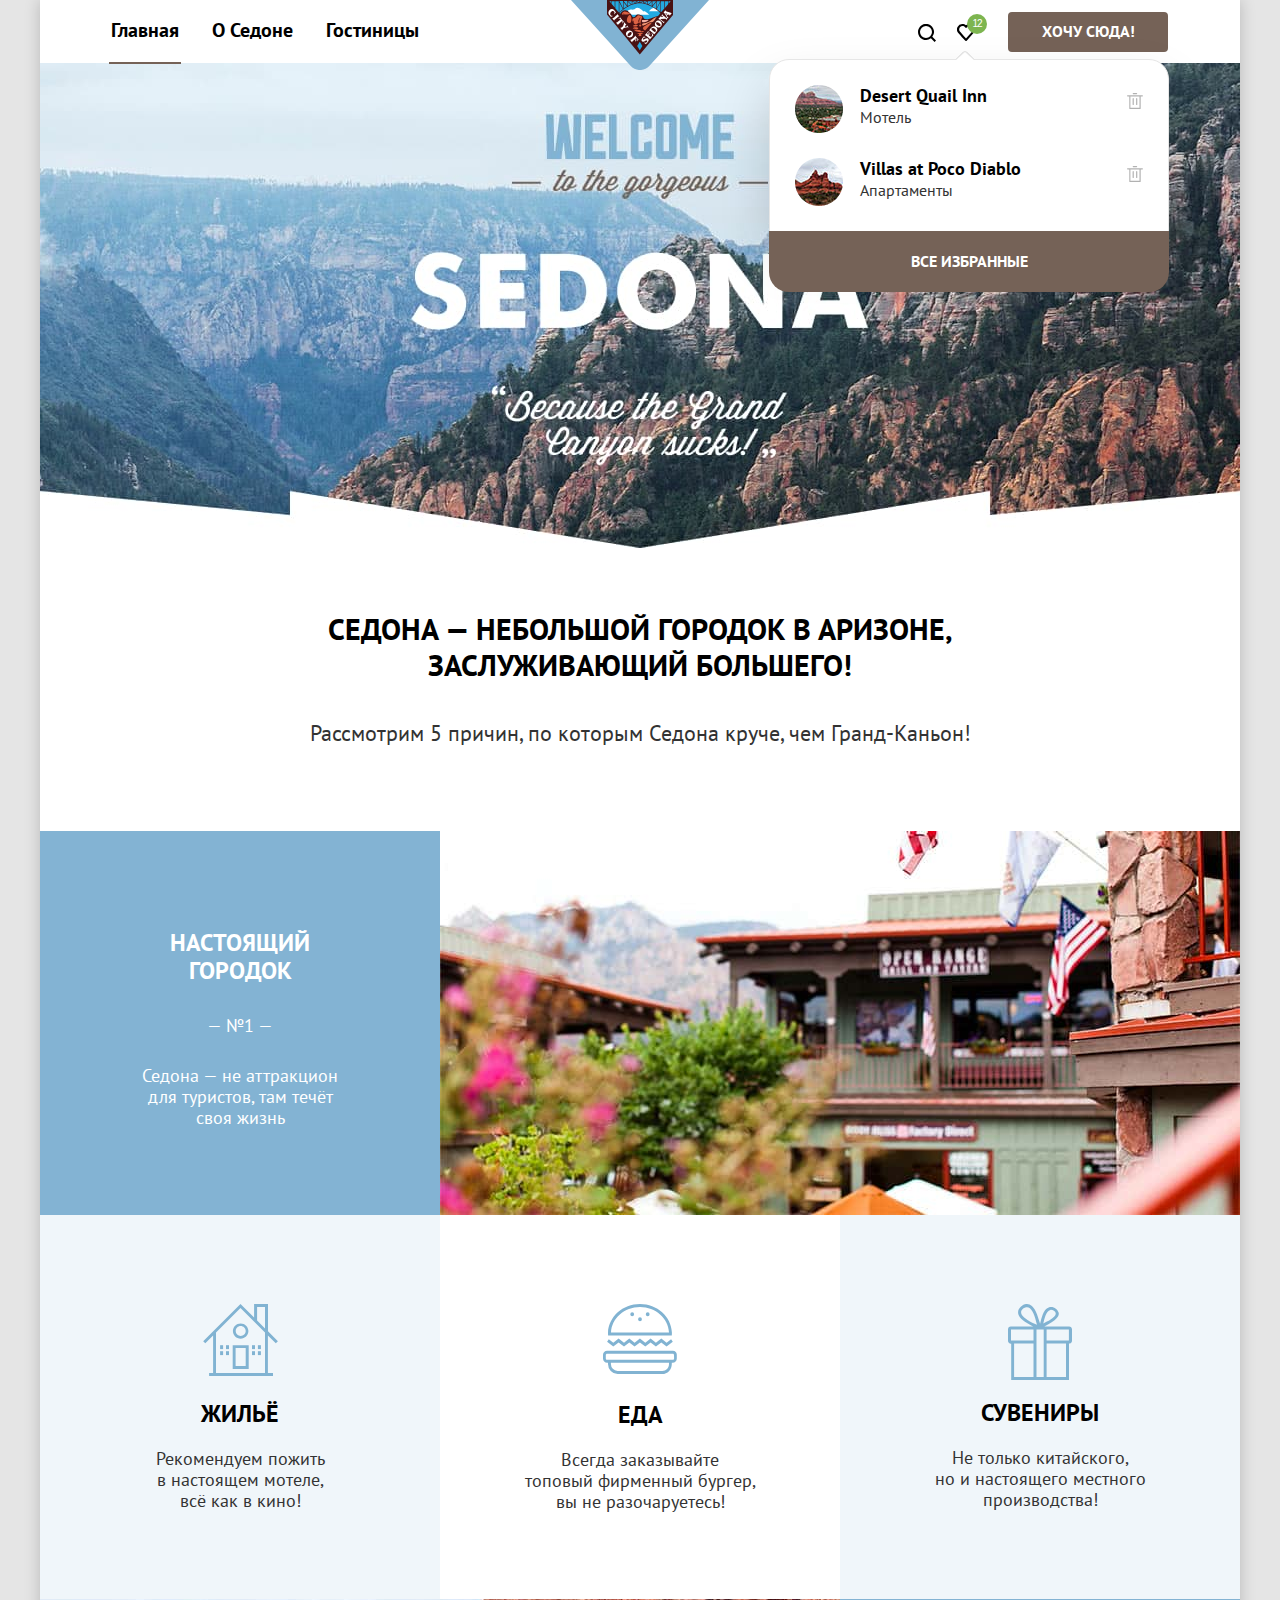
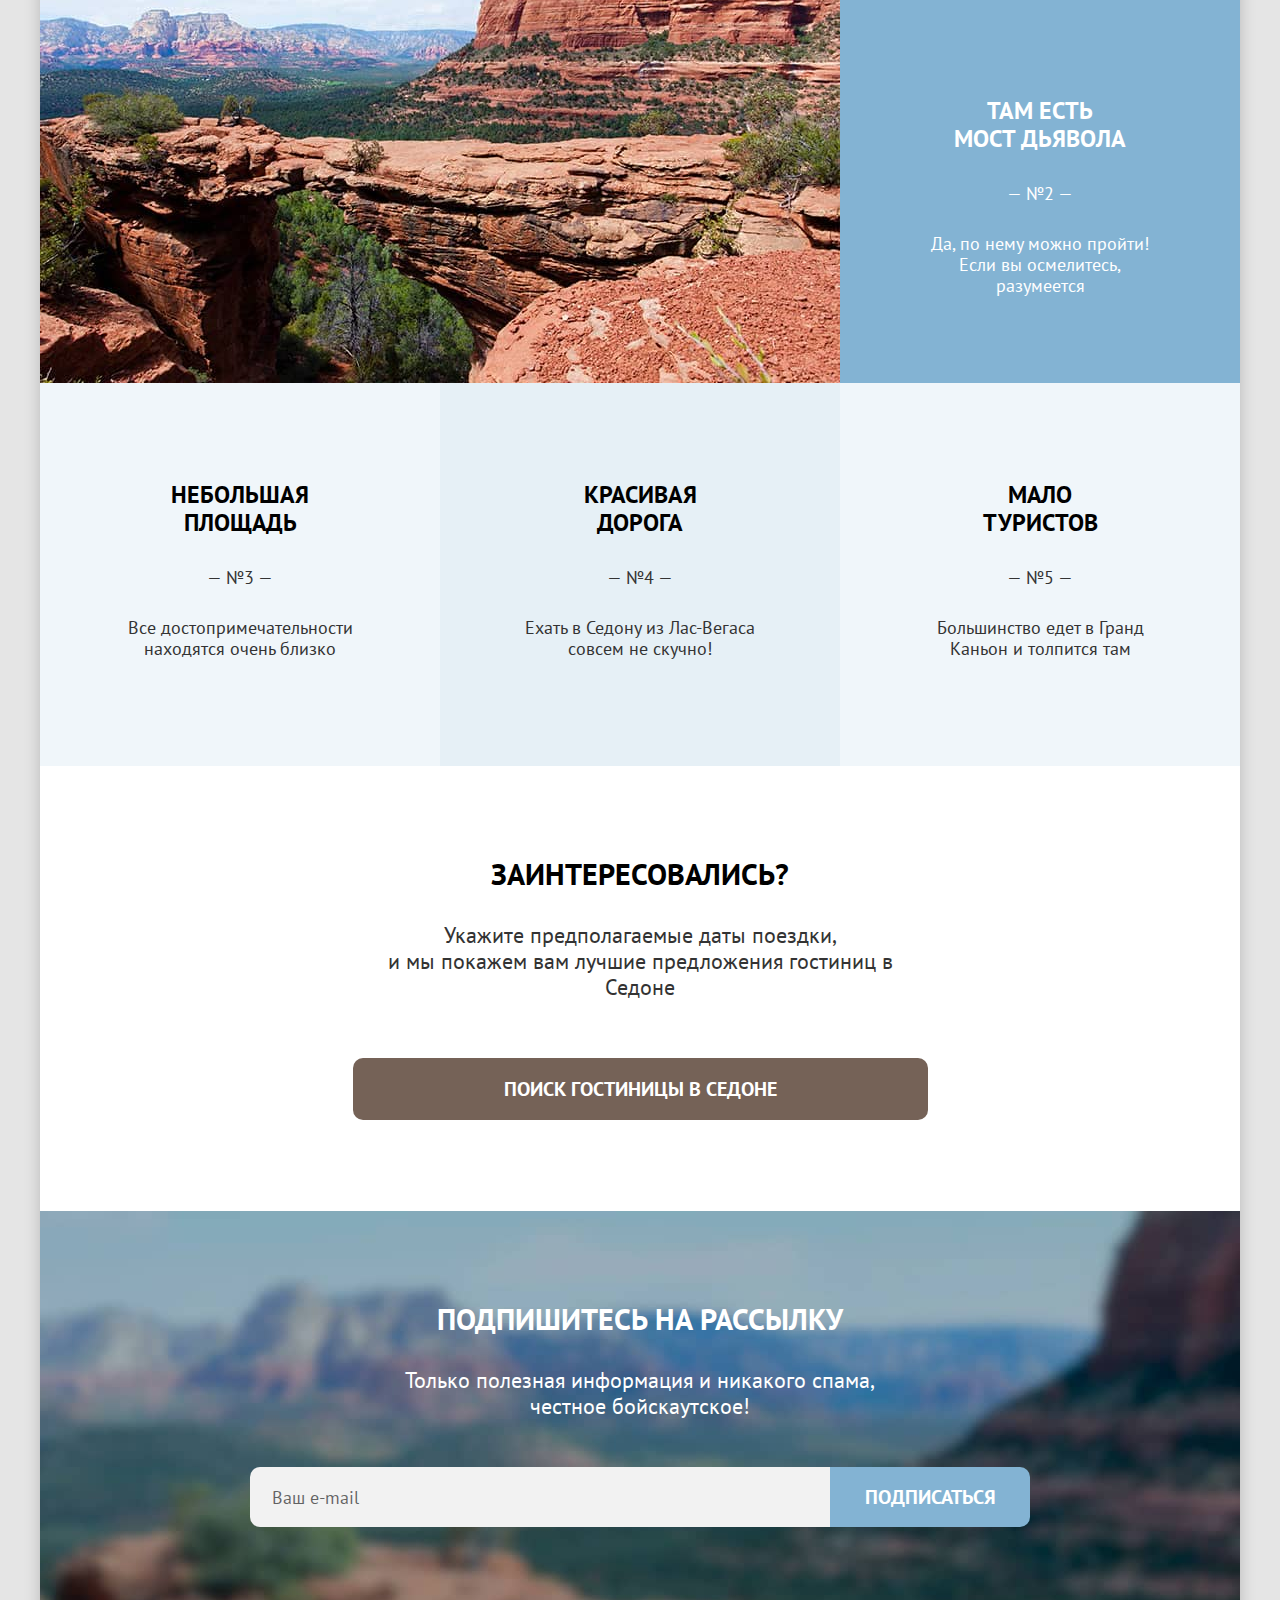
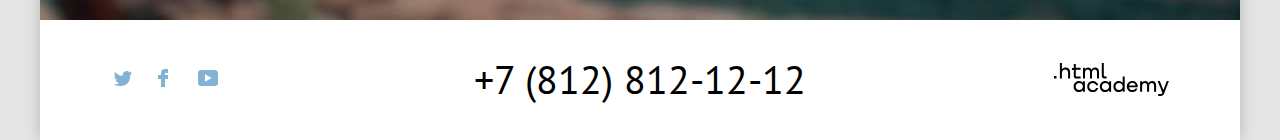
<file: index.html>
<!DOCTYPE html>
<html lang="ru">
  <head>
    <meta charset="utf-8">
    <title>HTML Academy: Седона</title>
    <link rel="stylesheet" href="styles/styles.css">
    <link rel="icon" href="favicon.ico">
  </head>
  <body>
    <div class="shadow">
      <header class="page-header">
        <nav class="navigation">
          <ul class="navigation-list">
            <li class="navigation-item">
              <a class="navigation-link navigation-link-current">Главная</a>
            </li>
            <li class="navigation-item">
              <a class="navigation-link" href="about.html">О Седоне</a>
            </li>
            <li class="navigation-item">
              <a class="navigation-link" href="catalog.html">Гостиницы</a>
            </li>
          </ul>
          <a class="logo">
            <img class="logo-image" src="img/icons/logo-image-sedona.svg" width="138" height="70" alt="Логотип сайта «Седона».">
          </a>
          <ul class="navigation-list navigation-user">
            <li class="navigation-item">
              <a class="navigation-link" href="#">
                <svg class="navigation-icon" aria-hidden="true" focusable="false" width="18" height="18" xmlns="http://www.w3.org/2000/svg" role="img" aria-label="Поиск.">
                  <path fill-rule="evenodd" clip-rule="evenodd" d="m18 16.5-3.7-3.7A8 8 0 0 0 8-.1C3.6-.1 0 3.6 0 8a8 8 0 0 0 12.9 6.3l3.7 3.7 1.4-1.5ZM8 14a6 6 0 0 1-6-6 6 6 0 0 1 6-6 6 6 0 0 1 6 6 6 6 0 0 1-6 6Z"/>
                </svg>
                <span class="visually-hidden">Поиск</span>
              </a>
            </li>
            <li class="navigation-item">
              <a class="navigation-link" href="#">
                <svg class="navigation-icon" aria-hidden="true" focusable="false" width="18" height="17" xmlns="http://www.w3.org/2000/svg" role="img" aria-label="Избранное.">
                  <path fill-rule="evenodd" clip-rule="evenodd" d="M8.9 17a.9.9 0 0 1-.8-.4c-5.4-6.1-6.7-7.5-7-7.9A5.4 5.4 0 0 1 5.5 0C6.8 0 8 .5 9 1.3a5.46 5.46 0 0 1 9 4.1c0 1.3-.5 2.5-1.3 3.4l-7 7.9c-.2.2-.4.3-.8.3Zm-6-9.5c.3.4 3.5 4 6.1 6.9l6.2-7c.5-.5.7-1.2.7-2 0-1.8-1.5-3.3-3.3-3.3-1 0-2 .5-2.7 1.3-.3.3-.6.4-.9.4-.3 0-.6-.2-.8-.4-.7-.8-1.7-1.3-2.7-1.3-1.8 0-3.3 1.5-3.3 3.3-.1.9.3 1.6.7 2.1-.1 0-.1 0 0 0Z"/>
                </svg>
                <span class="visually-hidden">Избранное</span>
              </a>
              <button class="popover-close-button" type="button">
                12
                <span class="visually-hidden">Закрыть</span>
              </button>
              <div class="popover-favorites popover-open">
                <div class="popover-content">
                  <h2 class="visually-hidden">Все избранные</h2>
                  <ul class="favorites-items-list">
                    <li class="favorites-item">
                      <a class="favorites-item-link" href="#">
                        <img class="favorites-item-image" src="img/hotels-desert-quai-inn-small.png" width="48" height="48" alt="Мотель Desert Quail Inn.">
                        <div class="favorites-item-container">
                          <h3 class="favorites-item-title">Desert Quail Inn</h3>
                          <span class="favorites-item-type">Мотель</span>
                        </div>
                      </a>
                      <button class="favorites-item-button" type="button">
                        <svg class="favorites-item-delete" width="16" height="16" fill="#fff" xmlns="http://www.w3.org/2000/svg" role="img" aria-label="Удалить из избранного.">
                          <path fill-rule="evenodd" clip-rule="evenodd" d="M15.3 2.3H13.1H2.8H0.6C0.3 2.3 0 2.5 0 2.8C0 3.1 0.3 3.4 0.6 3.4H2.3V15.4C2.3 15.7 2.6 16 2.9 16H13.1C13.4 16 13.7 15.7 13.7 15.4V3.4H15.4C15.7 3.4 16 3.1 16 2.8C16 2.5 15.6 2.3 15.3 2.3ZM12.5 14.8H3.4V3.4H12.5V14.8Z" />
                          <path fill-rule="evenodd" clip-rule="evenodd" d="M6.19995 1.2H9.59995C9.89995 1.2 10.2 0.9 10.2 0.6C10.2 0.3 9.99995 0 9.69995 0H6.19995C5.89995 0 5.69995 0.3 5.69995 0.6C5.69995 0.9 5.89995 1.2 6.19995 1.2Z" />
                          <path fill-rule="evenodd" clip-rule="evenodd" d="M6.2001 12C6.5001 12 6.8001 11.7 6.8001 11.4V5.7C6.8001 5.4 6.5001 5.1 6.2001 5.1C5.9001 5.1 5.6001 5.4 5.6001 5.7V11.4C5.7001 11.7 5.9001 12 6.2001 12Z" />
                          <path fill-rule="evenodd" clip-rule="evenodd" d="M9.7001 12C10.0001 12 10.3001 11.7 10.3001 11.4V5.7C10.3001 5.4 10.0001 5.1 9.7001 5.1C9.4001 5.1 9.1001 5.5 9.1001 5.7V11.4C9.1001 11.7 9.3001 12 9.7001 12Z" />
                        </svg>
                        <span class="visually-hidden">Удалить из избранного</span>
                      </button>
                    </li>
                    <li class="favorites-item">
                      <a class="favorites-item-link" href="#">
                        <img class="favorites-item-image" src="img/hotels-villas-at-poco-diablo-small.png" width="48" height="48" alt="Апартаменты Villas at Poco Diablo.">
                        <div class="favorites-item-container">
                          <h3 class="favorites-item-title">Villas at Poco Diablo</h3>
                          <span class="favorites-item-type">Апартаменты</span>
                        </div>
                      </a>
                      <button class="favorites-item-button" type="button">
                        <svg class="favorites-item-delete" width="16" height="16" fill="#fff" xmlns="http://www.w3.org/2000/svg" role="img" aria-label="Удалить из избранного.">
                          <path fill-rule="evenodd" clip-rule="evenodd" d="M15.3 2.3H13.1H2.8H0.6C0.3 2.3 0 2.5 0 2.8C0 3.1 0.3 3.4 0.6 3.4H2.3V15.4C2.3 15.7 2.6 16 2.9 16H13.1C13.4 16 13.7 15.7 13.7 15.4V3.4H15.4C15.7 3.4 16 3.1 16 2.8C16 2.5 15.6 2.3 15.3 2.3ZM12.5 14.8H3.4V3.4H12.5V14.8Z" />
                          <path fill-rule="evenodd" clip-rule="evenodd" d="M6.19995 1.2H9.59995C9.89995 1.2 10.2 0.9 10.2 0.6C10.2 0.3 9.99995 0 9.69995 0H6.19995C5.89995 0 5.69995 0.3 5.69995 0.6C5.69995 0.9 5.89995 1.2 6.19995 1.2Z" />
                          <path fill-rule="evenodd" clip-rule="evenodd" d="M6.2001 12C6.5001 12 6.8001 11.7 6.8001 11.4V5.7C6.8001 5.4 6.5001 5.1 6.2001 5.1C5.9001 5.1 5.6001 5.4 5.6001 5.7V11.4C5.7001 11.7 5.9001 12 6.2001 12Z" />
                          <path fill-rule="evenodd" clip-rule="evenodd" d="M9.7001 12C10.0001 12 10.3001 11.7 10.3001 11.4V5.7C10.3001 5.4 10.0001 5.1 9.7001 5.1C9.4001 5.1 9.1001 5.5 9.1001 5.7V11.4C9.1001 11.7 9.3001 12 9.7001 12Z" />
                        </svg>
                        <span class="visually-hidden">Удалить из избранного</span>
                      </button>
                    </li>
                  </ul>
                </div>
                <a class="button button-favorites" href="#">Все избранные</a>
              </div>
            </li>
            <li class="navigation-item">
              <a class="button button-header" href="catalog.html">Хочу сюда!</a>
            </li>
          </ul>
        </nav>
      </header>
      <main class="main-container main-index">
        <h1 class="visually-hidden">Седона</h1>
        <div class="intro">
          <img class="intro-image" src="img/intro-image.jpg" width="1200" height="485" alt="Добро пожаловать в Седону.">
        </div>
        <div class="intro-text">
          <p class="intro-text-introduction">Седона — небольшой городок в Аризоне, заслуживающий большего!</p>
          <p class="intro-text-reasons">Рассмотрим 5 причин, по которым Седона круче, чем Гранд-Каньон!</p>
        </div>
        <section class="advantages">
          <h2 class="visually-hidden">Преимущества</h2>
          <ul class="advantages-list">
            <li class="advantages-item advantages-item-white">
              <div class="advantages-item-container">
                <h3 class="advantages-title advantages-title-number">Настоящий городок</h3>
                <p class="advantages-description advantages-description-number">— №1 —</p>
                <p class="advantages-description">Седона — не аттракцион для туристов, там течёт своя жизнь</p>
              </div>
              <img class="advantages-description-image-photo" src="img/photo-1.jpg" width="800" height="384" alt="Фотография городка.">
            </li>
            <li class="advantages-item advantages-item-no-number">
              <img class="advantages-description-image" src="img/icons/advantages-home.svg" width="75" height="72" alt="Жильё.">
              <h3 class="advantages-title">Жильё</h3>
              <p class="advantages-description">Рекомендуем пожить в настоящем мотеле,<br>всё как в кино!</p>
            </li>
            <li class="advantages-item advantages-item-no-number advantages-item-food">
              <img class="advantages-description-image" src="img/icons/advantages-food.svg" width="74" height="70" alt="Еда.">
              <h3 class="advantages-title">Еда</h3>
              <p class="advantages-description">Всегда заказывайте<br>топовый фирменный бургер, вы не разочаруетесь!</p>
            </li>
            <li class="advantages-item advantages-item-no-number">
              <img class="advantages-description-image" src="img/icons/advantages-souvenirs.svg" width="64" height="76" alt="Сувениры.">
              <h3 class="advantages-title">Сувениры</h3>
              <p class="advantages-description">Не только китайского,<br>но и настоящего местного производства!</p>
            </li>
            <li class="advantages-item advantages-item-white">
              <img class="advantages-description-image-photo" src="img/photo-2.jpg" width="800" height="384" alt="Фотография Моста дьявола.">
              <div class="advantages-item-container">
                <h3 class="advantages-title advantages-title-number">Там есть<br>мост дьявола</h3>
                <p class="advantages-description advantages-description-number">— №2 —</p>
                <p class="advantages-description">Да, по нему можно пройти! Если вы осмелитесь, разумеется</p>
              </div>
            </li>
            <li class="advantages-item">
              <h3 class="advantages-title advantages-title-number">Небольшая площадь</h3>
              <p class="advantages-description advantages-description-number">— №3 —</p>
              <p class="advantages-description">Все достопримечательности находятся очень близко</p>
            </li>
            <li class="advantages-item advantages-item-road">
              <h3 class="advantages-title advantages-title-number">Красивая дорога</h3>
              <p class="advantages-description advantages-description-number">— №4 —</p>
              <p class="advantages-description">Ехать в Седону из Лас-Вегаса совсем не скучно!</p>
            </li>
            <li class="advantages-item">
              <h3 class="advantages-title advantages-title-number">Мало туристов</h3>
              <p class="advantages-description advantages-description-number">— №5 —</p>
              <p class="advantages-description">Большинство едет в Гранд Каньон и толпится там</p>
            </li>
          </ul>
        </section>
        <section class="search">
          <h2 class="search-title">Заинтересовались?</h2>
          <p class="search-dates">Укажите предполагаемые даты поездки,<br> и мы покажем вам лучшие предложения гостиниц в Седоне</p>
          <a class="button button-main" href="catalog.html">Поиск гостиницы в Седоне</a>
        </section>
      </main>
      <footer class="page-footer">
        <div class="page-footer-container">
          <section class="subscribe">
            <h2 class="subscribe-title">Подпишитесь на рассылку</h2>
            <p class="subscribe-text">Только полезная информация и никакого спама, честное бойскаутское!</p>
            <form class="subscribe-form" action="https://echo.htmlacademy.ru/" method="post">
              <p class="subscribe-email">
                <label class="visually-hidden" for="subscribe-email">Email</label>
                <input class="field"  placeholder="Ваш e-mail" type="email" name="subscribe-email" id="subscribe-email" required>
              </p>
              <button class="subscribe-button" type="submit">Подписаться</button>
            </form>
          </section>
          <section class="footer-social">
            <h2 class="visually-hidden">Социальные сети</h2>
            <ul class="footer-social-list">
              <li class="footer-social-item">
                <a class="social-link" href="https://twitter.com/htmlacademy_ru">
                  <svg class="social-link-icon" aria-hidden="true" focusable="false" width="18" height="15" xmlns="http://www.w3.org/2000/svg" role="img" aria-label="Твиттер.">
                    <path fill-rule="evenodd" clip-rule="evenodd" d="M11.6.2c1.8-.5 3.2.3 3.8 1.2.7-.2 1.4-.5 2.1-.7 0 .9-.6 1.5-.9 1.8.7.1 1.4-.6 1.4-.6-.2 1-1.1 1.8-1.7 2C16.1 10.7 13 15.1 5.7 15h-.5c-.4 0-4.4-.5-5.2-1.9 2.4.2 4.1-.4 5-1.2-1-.3-2.9-.4-3.2-2.9.4.1.6.2 1.3.1C1.8 8.3.4 7.5.5 5.3c.3.3 1.1.5 1.4.5C1.1 5.6-.2 2.5.9.9c1.9 1.9 4 3.6 7.6 3.8C8.7 2.3 9.7.8 11.6.2Z"/>
                  </svg>
                  <span class="visually-hidden">Твиттер</span>
                </a>
              </li>
              <li class="footer-social-item">
                <a class="social-link" href="https://www.facebook.com/htmlacademy">
                  <svg class="social-link-icon" aria-hidden="true" focusable="false" width="10" height="18" xmlns="http://www.w3.org/2000/svg" role="img" aria-label="Фейсбук.">
                    <path fill-rule="evenodd" clip-rule="evenodd" d="M7 0a4 4 0 0 0-4 4v2H0v4h3v8h4v-8h3V6H7V4h3V0H7Z"/>
                  </svg>
                  <span class="visually-hidden">Фейсбук</span>
                </a>
              </li>
              <li class="footer-social-item">
                <a class="social-link" href="https://www.youtube.com/c/HTMLAcademyRUS">
                  <svg class="social-link-icon" aria-hidden="true" focusable="false" width="20" height="16" xmlns="http://www.w3.org/2000/svg" role="img" aria-label="Ютуб.">
                    <path fill-rule="evenodd" clip-rule="evenodd" d="M17 0H2.9C1.2 0 0 1.5 0 3.2v9.5C0 14.5 1.2 16 2.9 16h14.3c1.5 0 2.9-1.5 2.9-3.2V3.2C19.9 1.5 18.7 0 17 0ZM7 11.8V4.2L13.7 8 7 11.8Z"/>
                  </svg>
                  <span class="visually-hidden">Ютуб</span>
                </a>
              </li>
            </ul>
          </section>
          <section class="footer-contacts">
            <h2 class="visually-hidden">Контакты</h2>
            <address class="contacts-address">
              <a class="contacts-phone" href="tel:+78128121212">+7 (812) 812-12-12</a>
            </address>
          </section>
          <section class="footer-developer">
            <h2 class="visually-hidden">Сайт разработчика</h2>
            <a class="htmlacademy-link" href="https://htmlacademy.ru">
              <svg class="htmlacademy-link-logo" aria-hidden="true" focusable="false" width="115" height="34" xmlns="http://www.w3.org/2000/svg" role="img" aria-label="Сайт разработчика.">
                <path fill-rule="evenodd" clip-rule="evenodd" d="M0 12.9v2.6h2.5v-2.6H0ZM11.6 4.5c-1.6 0-2.8.7-3.6 1.7h-.1V0h-2v15.5h2v-5.3c0-2.1 1.3-3.6 3.3-3.6 1.8 0 2.9 1.4 2.9 3.2v5.7h2V9.4c.1-3-1.8-4.9-4.5-4.9ZM26.6 4.8h-4.8V1.1h-2v3.8h-1.9v2h1.9v6c0 1.7 1 2.7 2.7 2.7h4.1v-2h-3.7c-.7 0-1.1-.4-1.1-1.1V6.8h4.8v-2ZM41.1 4.6c-1.6 0-2.9.8-3.5 2.1h-.1c-.6-1.2-1.8-2.1-3.4-2.1-1.4 0-2.5.8-3.1 1.8h-.1V4.8H29v10.6h2V10c0-2 1-3.5 2.6-3.5 1.5 0 2.4 1 2.4 2.6v6.3h2V9.8c0-2.4 1.4-3.3 2.6-3.3 1.5 0 2.4 1 2.4 2.6v6.3h2V8.9c.1-2.5-1.4-4.3-3.9-4.3ZM47.8 12.7c0 1.7 1 2.7 2.8 2.7h2v-2h-1.7c-.7 0-1.1-.4-1.1-1.1V0h-2v12.7ZM28.9 19.7c-.9-1.1-2.2-1.8-3.9-1.8-3.1 0-5.4 2.3-5.4 5.6s2.3 5.6 5.4 5.6c1.8 0 3-.8 3.8-1.9h.1v1.6h2V18.2h-2v1.5Zm-3.6 7.4c-2.2 0-3.6-1.6-3.6-3.6s1.4-3.6 3.6-3.6 3.6 1.6 3.6 3.6c0 1.9-1.4 3.6-3.6 3.6ZM44.2 22c-.5-2.4-2.6-4.1-5.4-4.1a5.4 5.4 0 0 0-5.6 5.6c0 3.1 2.2 5.6 5.6 5.6 2.8 0 4.9-1.8 5.4-4.2h-2.1a3.4 3.4 0 0 1-3.3 2.3c-2.2 0-3.6-1.6-3.6-3.6s1.4-3.6 3.6-3.6c1.6 0 2.8 1 3.3 2.2h2.1V22ZM55.1 19.7c-.9-1.1-2.2-1.8-3.9-1.8-3.1 0-5.4 2.3-5.4 5.6s2.3 5.6 5.4 5.6c1.8 0 3-.8 3.8-1.9h.1v1.6h2V18.2h-2v1.5Zm-3.6 7.4c-2.2 0-3.6-1.6-3.6-3.6s1.4-3.6 3.6-3.6 3.6 1.6 3.6 3.6c0 1.9-1.5 3.6-3.6 3.6ZM68.7 19.8c-.9-1.1-2.2-1.9-3.9-1.9-3.1 0-5.4 2.3-5.4 5.6s2.2 5.6 5.4 5.6c1.7 0 3-.8 3.8-1.8h.1v1.5h2V13.4h-2v6.4Zm-3.6 7.3c-2.2 0-3.6-1.6-3.6-3.6s1.4-3.6 3.6-3.6 3.6 1.6 3.6 3.6c-.1 2-1.5 3.6-3.6 3.6ZM78.3 17.9c-3.3 0-5.5 2.5-5.5 5.6 0 3 2.1 5.6 5.5 5.6 2.5 0 4.5-1.3 5.2-3.6h-2.1c-.5 1-1.6 1.6-3 1.6-1.9 0-3.3-1.3-3.4-2.9h8.8c.2-3.6-2-6.3-5.5-6.3Zm0 1.9c1.7 0 3 1 3.3 2.6h-6.5c.3-1.5 1.5-2.6 3.2-2.6ZM98.2 17.9c-1.6 0-2.9.8-3.6 2h-.1c-.6-1.2-1.8-2-3.4-2-1.4 0-2.5.7-3.1 1.8v-1.5h-1.9v10.6h2v-5.4c0-2 1-3.4 2.6-3.5 1.5 0 2.4 1 2.4 2.6v6.3h2v-5.6c0-2.4 1.4-3.3 2.6-3.3 1.5 0 2.4 1 2.4 2.6v6.3h2v-6.5c.1-2.6-1.4-4.4-3.9-4.4ZM109.4 27l-3.6-8.9h-2.2l4.8 11.6c-.3.9-.7 1.2-1.7 1.2h-2.5v2h2.5c1.8 0 2.8-.8 3.5-2.6l4.7-12.2h-2.1l-3.4 8.9Z"/>
              </svg>
            </a>
          </section>
        </div>
      </footer>
      <div class="modal-container modal-container-active">
        <div class="modal modal-search">
          <button class="modal-close-button" type="button">
            <span class="visually-hidden">Закрыть</span>
          </button>
          <section class="modal-content">
            <h2 class="modal-title">Поиск гостиницы в Седоне</h2>
            <form class="search-form" action="https://echo.htmlacademy.ru/" method="post">
              <div class="search-form-dates">
                <div class="field-group">
                  <label for="search-first-date">Дата заезда:</label>
                  <input class="search-form-field field" type="text" id="search-first-date" name="search-first-date" placeholder="Укажите дату" required>
                  <button class="calendar-button" type="button">
                    <span class="visually-hidden">Календарь</span>
                    <svg class="calendar-button-icon" aria-hidden="true" focusable="false" width="15" height="14" xmlns="http://www.w3.org/2000/svg" role="img" aria-label="Календарь.">
                      <path fill-rule="evenodd" clip-rule="evenodd" d="M5.5 9C5.8 9 6 8.8 6 8.5C6 8.2 5.8 8 5.5 8C5.2 8 5 8.2 5 8.5C5 8.8 5.2 9 5.5 9Z"/>
                      <path fill-rule="evenodd" clip-rule="evenodd" d="M14 1H12V-1H11V1H4V-1H3V1H1C0.4 1 0 1.4 0 2V5V6V13C0 13.5 0.4 14 1 14H14C14.5 14 15 13.5 15 13V6V5V2C15 1.4 14.5 1 14 1ZM14 13H1V6H14V13ZM1 5V2H3V4H4V2H11V4H12V2H14V5H1Z"/>
                      <path fill-rule="evenodd" clip-rule="evenodd" d="M7.5 9C7.8 9 8 8.8 8 8.5C8 8.2 7.8 8 7.5 8C7.2 8 7 8.2 7 8.5C7 8.8 7.2 9 7.5 9Z"/>
                      <path fill-rule="evenodd" clip-rule="evenodd" d="M9.5 9C9.8 9 10 8.8 10 8.5C10 8.2 9.8 8 9.5 8C9.2 8 9 8.2 9 8.5C9 8.8 9.2 9 9.5 9Z"/>
                      <path fill-rule="evenodd" clip-rule="evenodd" d="M5.5 10C5.2 10 5 10.2 5 10.5C5 10.8 5.2 11 5.5 11C5.8 11 6 10.8 6 10.5C6 10.2 5.8 10 5.5 10Z"/>
                      <path fill-rule="evenodd" clip-rule="evenodd" d="M3.5 9C3.8 9 4 8.8 4 8.5C4 8.2 3.8 8 3.5 8C3.2 8 3 8.2 3 8.5C3 8.8 3.2 9 3.5 9Z"/>
                      <path fill-rule="evenodd" clip-rule="evenodd" d="M3.5 10C3.2 10 3 10.2 3 10.5C3 10.8 3.2 11 3.5 11C3.8 11 4 10.8 4 10.5C4 10.2 3.8 10 3.5 10Z"/>
                      <path fill-rule="evenodd" clip-rule="evenodd" d="M7.5 10C7.2 10 7 10.2 7 10.5C7 10.8 7.2 11 7.5 11C7.8 11 8 10.8 8 10.5C8 10.2 7.8 10 7.5 10Z"/>
                      <path fill-rule="evenodd" clip-rule="evenodd" d="M9.5 10C9.2 10 9 10.2 9 10.5C9 10.8 9.2 11 9.5 11C9.8 11 10 10.8 10 10.5C10 10.2 9.8 10 9.5 10Z"/>
                      <path fill-rule="evenodd" clip-rule="evenodd" d="M11.5 9C11.8 9 12 8.8 12 8.5C12 8.2 11.8 8 11.5 8C11.2 8 11 8.2 11 8.5C11 8.8 11.2 9 11.5 9Z"/>
                      <path fill-rule="evenodd" clip-rule="evenodd" d="M11.5 10C11.2 10 11 10.2 11 10.5C11 10.8 11.2 11 11.5 11C11.8 11 12 10.8 12 10.5C12 10.2 11.8 10 11.5 10Z"/>
                    </svg>
                  </button>
                </div>
                <div class="field-group">
                  <label for="search-last-date">Дата выезда:</label>
                  <input class="search-form-field field" type="text" id="search-last-date" name="search-last-date" placeholder="Укажите дату" required>
                  <button class="calendar-button" type="button">
                    <span class="visually-hidden">Календарь</span>
                    <svg class="calendar-button-icon" aria-hidden="true" focusable="false" width="15" height="14" xmlns="http://www.w3.org/2000/svg" role="img" aria-label="Календарь.">
                      <path fill-rule="evenodd" clip-rule="evenodd" d="M5.5 9C5.8 9 6 8.8 6 8.5C6 8.2 5.8 8 5.5 8C5.2 8 5 8.2 5 8.5C5 8.8 5.2 9 5.5 9Z"/>
                      <path fill-rule="evenodd" clip-rule="evenodd" d="M14 1H12V-1H11V1H4V-1H3V1H1C0.4 1 0 1.4 0 2V5V6V13C0 13.5 0.4 14 1 14H14C14.5 14 15 13.5 15 13V6V5V2C15 1.4 14.5 1 14 1ZM14 13H1V6H14V13ZM1 5V2H3V4H4V2H11V4H12V2H14V5H1Z"/>
                      <path fill-rule="evenodd" clip-rule="evenodd" d="M7.5 9C7.8 9 8 8.8 8 8.5C8 8.2 7.8 8 7.5 8C7.2 8 7 8.2 7 8.5C7 8.8 7.2 9 7.5 9Z"/>
                      <path fill-rule="evenodd" clip-rule="evenodd" d="M9.5 9C9.8 9 10 8.8 10 8.5C10 8.2 9.8 8 9.5 8C9.2 8 9 8.2 9 8.5C9 8.8 9.2 9 9.5 9Z"/>
                      <path fill-rule="evenodd" clip-rule="evenodd" d="M5.5 10C5.2 10 5 10.2 5 10.5C5 10.8 5.2 11 5.5 11C5.8 11 6 10.8 6 10.5C6 10.2 5.8 10 5.5 10Z"/>
                      <path fill-rule="evenodd" clip-rule="evenodd" d="M3.5 9C3.8 9 4 8.8 4 8.5C4 8.2 3.8 8 3.5 8C3.2 8 3 8.2 3 8.5C3 8.8 3.2 9 3.5 9Z"/>
                      <path fill-rule="evenodd" clip-rule="evenodd" d="M3.5 10C3.2 10 3 10.2 3 10.5C3 10.8 3.2 11 3.5 11C3.8 11 4 10.8 4 10.5C4 10.2 3.8 10 3.5 10Z"/>
                      <path fill-rule="evenodd" clip-rule="evenodd" d="M7.5 10C7.2 10 7 10.2 7 10.5C7 10.8 7.2 11 7.5 11C7.8 11 8 10.8 8 10.5C8 10.2 7.8 10 7.5 10Z"/>
                      <path fill-rule="evenodd" clip-rule="evenodd" d="M9.5 10C9.2 10 9 10.2 9 10.5C9 10.8 9.2 11 9.5 11C9.8 11 10 10.8 10 10.5C10 10.2 9.8 10 9.5 10Z"/>
                      <path fill-rule="evenodd" clip-rule="evenodd" d="M11.5 9C11.8 9 12 8.8 12 8.5C12 8.2 11.8 8 11.5 8C11.2 8 11 8.2 11 8.5C11 8.8 11.2 9 11.5 9Z"/>
                      <path fill-rule="evenodd" clip-rule="evenodd" d="M11.5 10C11.2 10 11 10.2 11 10.5C11 10.8 11.2 11 11.5 11C11.8 11 12 10.8 12 10.5C12 10.2 11.8 10 11.5 10Z"/>
                    </svg>
                  </button>
                </div>
              </div>
              <div class="search-form-people">
                <div class="adults">
                  <label for="search-number-of-adults">Взрослые:</label>
                  <input class="search-number-of-people field" type="number" id="search-number-of-adults" value="2" name="search-number-of-adults" required>
                  <button class="search-minus-button" type="button">
                    <span class="visually-hidden">Удалить</span>
                    <svg class="search-minus-button-icon" aria-hidden="true" focusable="false" width="13" height="1" xmlns="http://www.w3.org/2000/svg" role="img" aria-label="Удалить.">
                      <path fill-rule="evenodd" clip-rule="evenodd" d="M0 0L0 1L13 1V0L0 0Z"/>
                    </svg>
                  </button>
                  <button class="search-plus-button" type="button">
                    <span class="visually-hidden">Добавить</span>
                    <svg class="search-plus-button-icon" aria-hidden="true" focusable="false" width="13" height="13" xmlns="http://www.w3.org/2000/svg" role="img" aria-label="Добавить.">
                      <path fill-rule="evenodd" clip-rule="evenodd" d="M13 6H7V0H6V6H0V7H6V13H7V7H13V6Z"/>
                    </svg>
                  </button>
                </div>
                <div class="children">
                  <button class="children-information children-information-open" type="button">
                    <span class="visually-hidden">Закрыть</span>
                  </button>
                  <div class="popover-info popover-info-open">
                    <div class="popover-info-content">Укажите количество детей, которые будут с вами, возраст которых от 6 до 18 лет. Дети до 6 лет размещаются бесплатно.</div>
                  </div>
                  <label for="search-number-of-children">Дети:</label>
                  <input class="search-number-of-people field" type="number" id="search-number-of-children" value="1" name="search-number-of-children" required>
                  <button class="search-minus-button" type="button">
                    <span class="visually-hidden">Удалить</span>
                    <svg class="search-minus-button-icon" aria-hidden="true" focusable="false" width="13" height="1" xmlns="http://www.w3.org/2000/svg" role="img" aria-label="Удалить.">
                      <path fill-rule="evenodd" clip-rule="evenodd" d="M0 0L0 1L13 1V0L0 0Z"/>
                    </svg>
                  </button>
                  <button class="search-plus-button" type="button">
                    <span class="visually-hidden">Добавить</span>
                    <svg class="search-plus-button-icon" aria-hidden="true" focusable="false" width="13" height="13" xmlns="http://www.w3.org/2000/svg" role="img" aria-label="Добавить.">
                      <path fill-rule="evenodd" clip-rule="evenodd" d="M13 6H7V0H6V6H0V7H6V13H7V7H13V6Z"/>
                    </svg>
                  </button>
                </div>
              </div>
              <button class="button-search" type="submit">Найти</button>
            </form>
          </section>
        </div>
      </div>
    </div>
  </body>
</html>
</file>
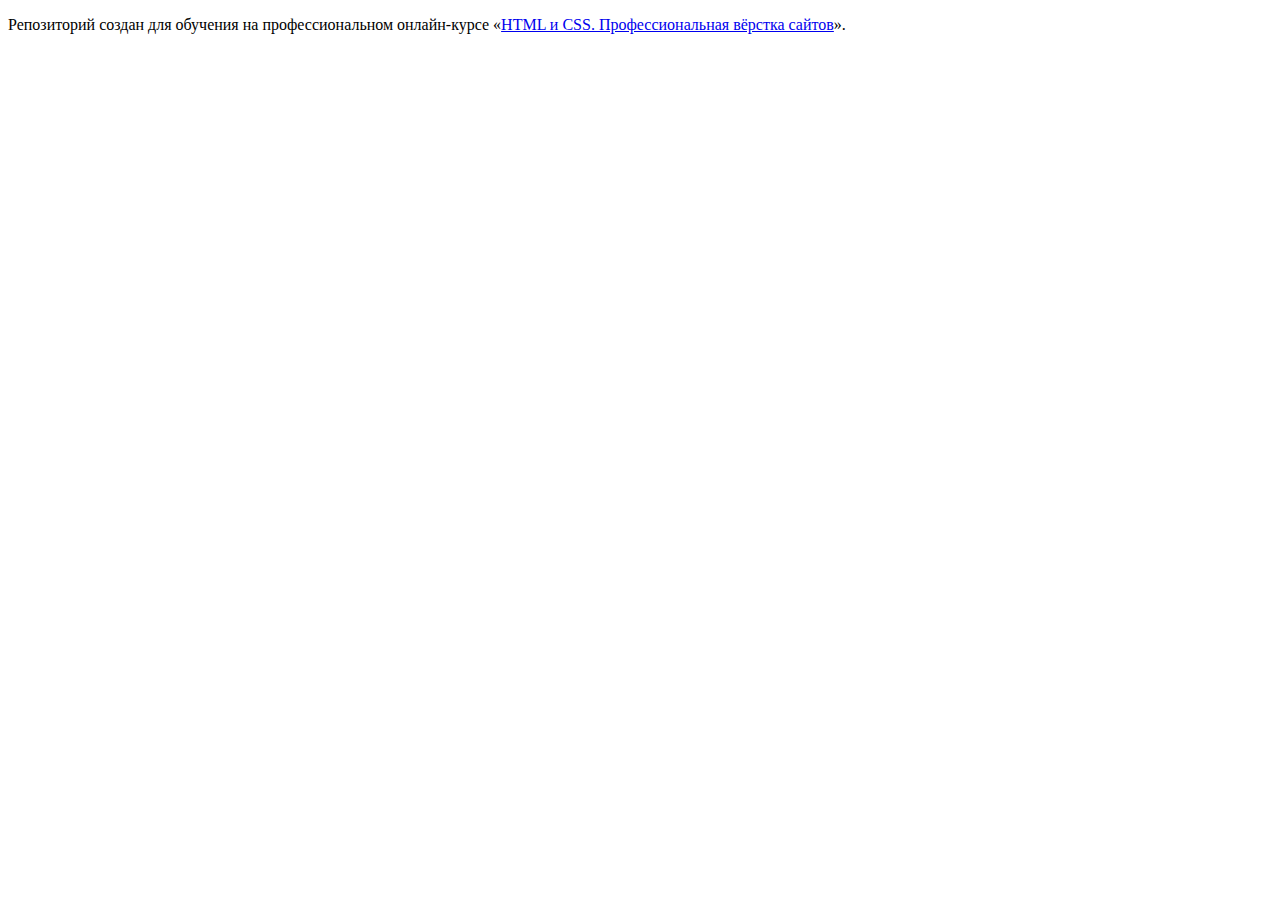
<file: 1/index.html>
<!DOCTYPE html>
<html lang="ru">
  <head>
    <meta charset="utf-8">
    <title>HTML Academy: Седона</title>
    <base href="https://htmlacademy-htmlcss.github.io/1906693-sedona-32/1/">
</head>
  <body>

    <p>Репозиторий создан для обучения на профессиональном онлайн‑курсе «<a href="https://htmlacademy.ru/intensive/htmlcss">HTML и CSS. Профессиональная вёрстка сайтов</a>».</p>

  </body>
</html>
</file>
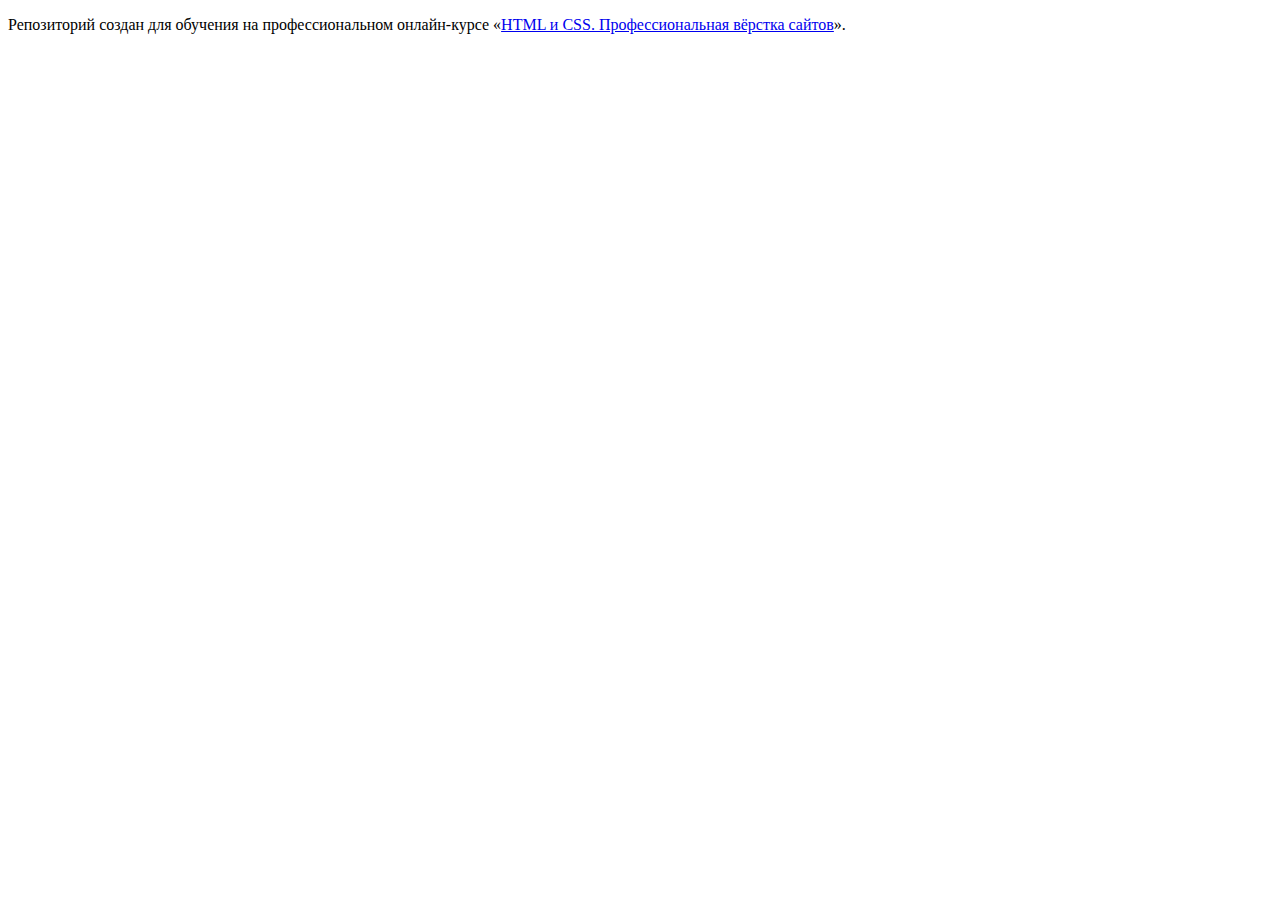
<file: master/index.html>
<!DOCTYPE html>
<html lang="ru">
  <head>
    <meta charset="utf-8">
    <title>HTML Academy: Седона</title>
    <base href="https://htmlacademy-htmlcss.github.io/1906693-sedona-32/master/">
</head>
  <body>

    <p>Репозиторий создан для обучения на профессиональном онлайн‑курсе «<a href="https://htmlacademy.ru/intensive/htmlcss">HTML и CSS. Профессиональная вёрстка сайтов</a>».</p>

  </body>
</html>
</file>
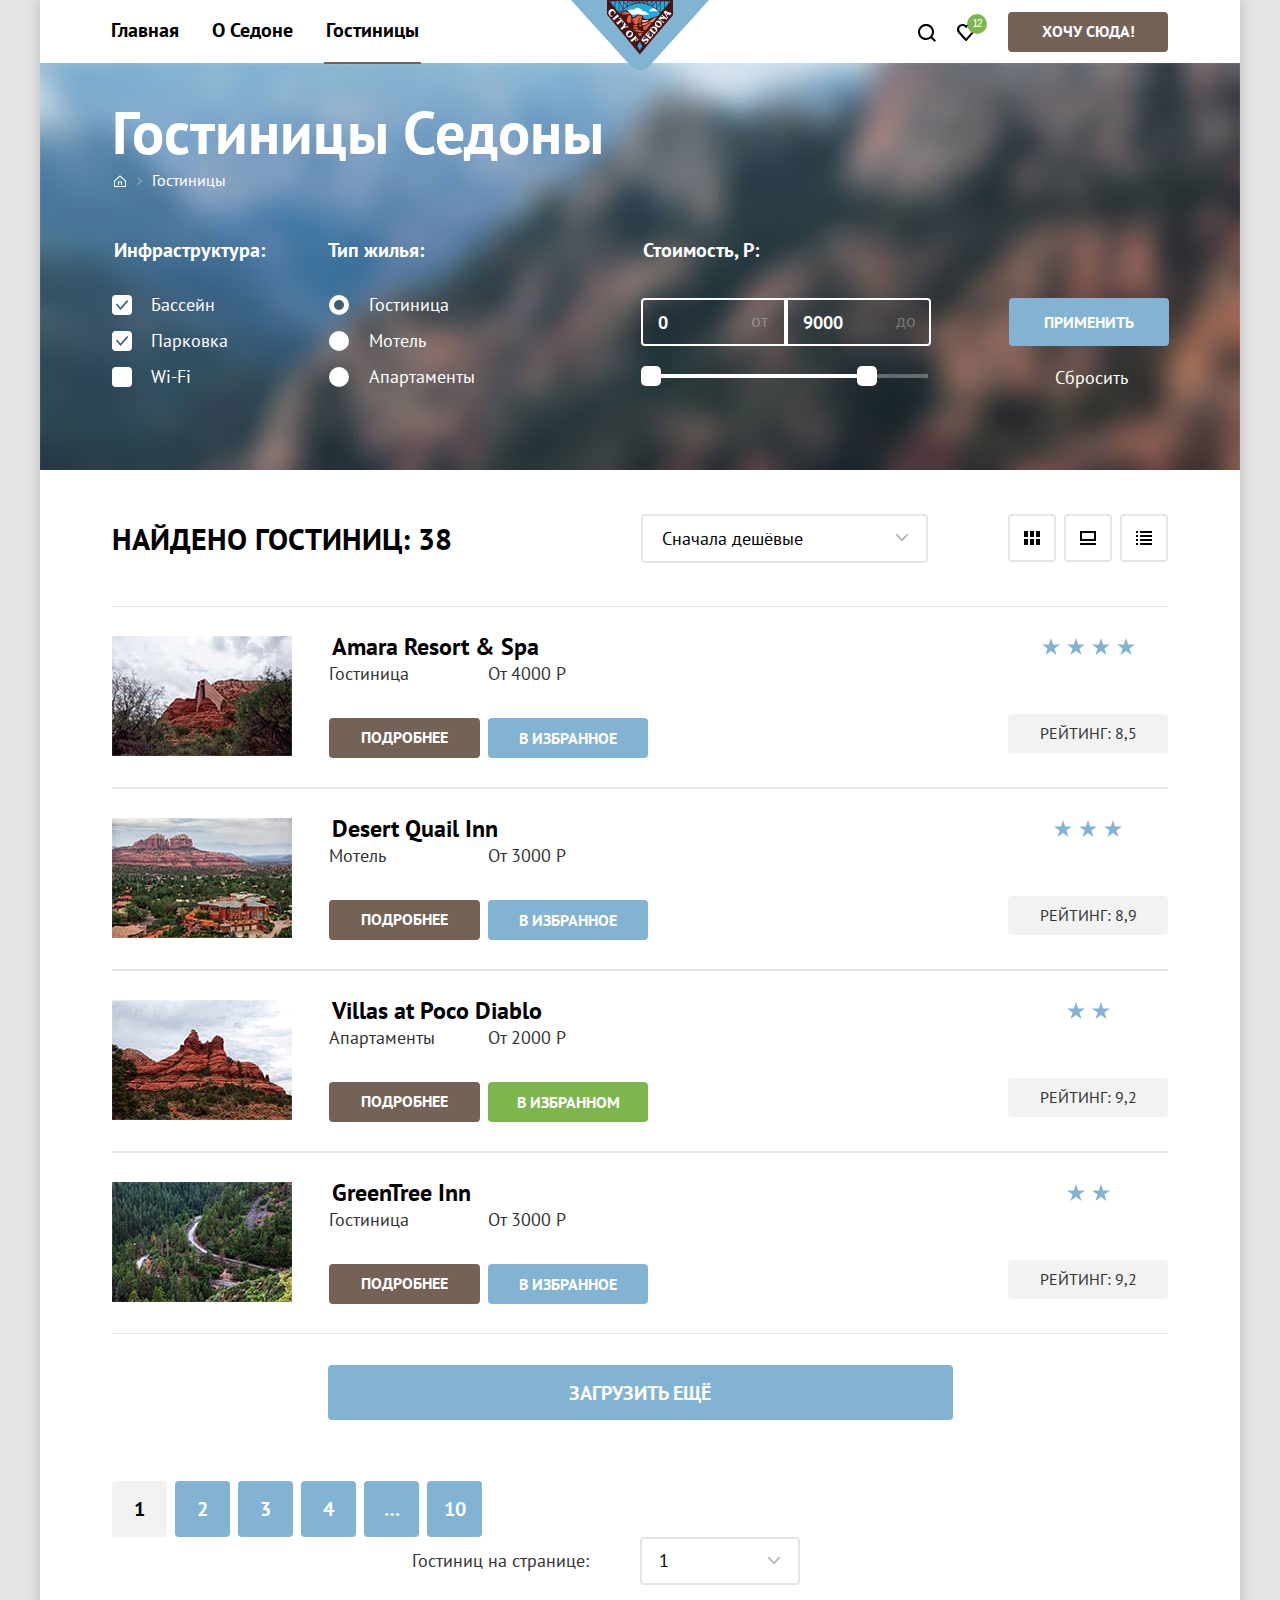
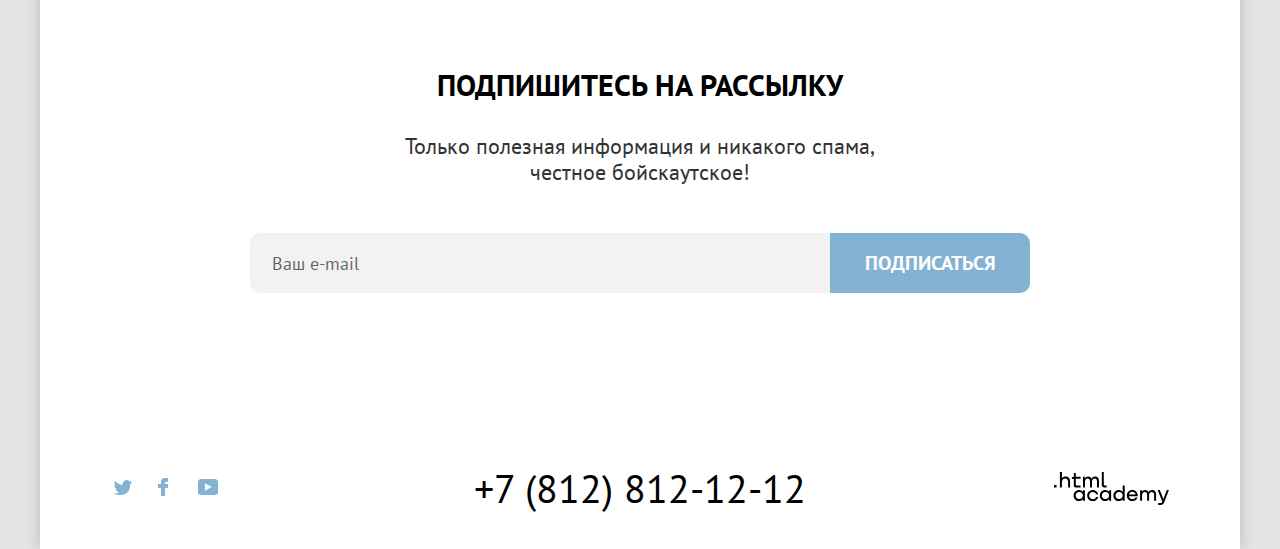
<file: catalog.html>
<!DOCTYPE html>
<html lang="ru">
  <head>
    <meta charset="utf-8">
    <title>HTML Academy: Седона</title>
    <link rel="stylesheet" href="styles/styles.css">
    <link rel="icon" href="favicon.ico">
  </head>
  <body>
    <div class="shadow">
      <header class="page-header">
        <nav class="navigation">
          <ul class="navigation-list">
            <li class="navigation-item">
              <a class="navigation-link" href="index.html">Главная</a>
            </li>
            <li class="navigation-item">
              <a class="navigation-link" href="about.html">О Седоне</a>
            </li>
            <li class="navigation-item">
              <a class="navigation-link navigation-link-current">Гостиницы</a>
            </li>
          </ul>
          <a class="logo" href="index.html">
            <img class="logo-image" src="img/icons/logo-image-sedona.svg" width="138" height="70" alt="Логотип сайта «Седона».">
          </a>
          <ul class="navigation-list navigation-user">
            <li class="navigation-item">
              <a class="navigation-link navigation-link-search" href="#">
                <svg class="navigation-icon" aria-hidden="true" focusable="false" width="18" height="18" xmlns="http://www.w3.org/2000/svg" role="img" aria-label="Поиск.">
                  <path fill-rule="evenodd" clip-rule="evenodd" d="m18 16.5-3.7-3.7A8 8 0 0 0 8-.1C3.6-.1 0 3.6 0 8a8 8 0 0 0 12.9 6.3l3.7 3.7 1.4-1.5ZM8 14a6 6 0 0 1-6-6 6 6 0 0 1 6-6 6 6 0 0 1 6 6 6 6 0 0 1-6 6Z" />
                </svg>
                <span class="visually-hidden">Поиск</span>
              </a>
            </li>
            <li class="navigation-item">
              <a class="navigation-link navigation-link-favorites" href="#">
                <svg class="navigation-icon" aria-hidden="true" focusable="false" width="18" height="17" xmlns="http://www.w3.org/2000/svg" role="img" aria-label="Избранное.">
                  <path fill-rule="evenodd" clip-rule="evenodd" d="M8.9 17a.9.9 0 0 1-.8-.4c-5.4-6.1-6.7-7.5-7-7.9A5.4 5.4 0 0 1 5.5 0C6.8 0 8 .5 9 1.3a5.46 5.46 0 0 1 9 4.1c0 1.3-.5 2.5-1.3 3.4l-7 7.9c-.2.2-.4.3-.8.3Zm-6-9.5c.3.4 3.5 4 6.1 6.9l6.2-7c.5-.5.7-1.2.7-2 0-1.8-1.5-3.3-3.3-3.3-1 0-2 .5-2.7 1.3-.3.3-.6.4-.9.4-.3 0-.6-.2-.8-.4-.7-.8-1.7-1.3-2.7-1.3-1.8 0-3.3 1.5-3.3 3.3-.1.9.3 1.6.7 2.1-.1 0-.1 0 0 0Z"/>
                </svg>
                <span class="visually-hidden">Избранное</span>
              </a>
              <button class="popover-close-button" type="button">
                12
                <span class="visually-hidden">Закрыть</span>
              </button>
            </li>
            <li class="navigation-item">
              <a class="button button-header" href="#">Хочу сюда!</a>
            </li>
          </ul>
        </nav>
      </header>
      <main class="main-container main-inner">
        <section class="catalog-hotels">
          <div class="catalog-hotels-container">
            <header class="inner-header">
              <h1 class="inner-header-title">Гостиницы Седоны</h1>
              <ul class="breadcrumbs">
                <li class="breadcrumbs-item">
                  <a class="breadcrumbs-home-link" href="index.html">
                    <svg class="breadcrumbs-home-icon" aria-hidden="true" focusable="false" width="12" height="12" xmlns="http://www.w3.org/2000/svg" role="img" aria-label="На главную.">
                      <path fill-rule="evenodd" clip-rule="evenodd" d="M6 .3 0 5.8V12h12V5.8L6 .3ZM11 11H1V6.2l5-4.5 5 4.5V11Z"/>
                      <path fill-rule="evenodd" clip-rule="evenodd" d="M4 10h1V7.5h2V10h1V6.5H4V10Z"/>
                    </svg>
                    <span class="visually-hidden">На главную</span>
                  </a>
                </li>
                <li class="breadcrumbs-item">
                  <a class="breadcrumbs-link" href="catalog.html">Гостиницы</a>
                </li>
              </ul>
            </header>
            <form class="catalog-filter" action="https://echo.htmlacademy.ru/" method="get">
              <fieldset class="catalog-filter-group">
                <legend class="catalog-filter-title">Инфраструктура:</legend>
                <ul class="catalog-filter-list">
                  <li class="catalog-filter-item">
                    <label class="control">
                      <input class="visually-hidden control-input" type="checkbox" name="swimming-pool" checked>
                      <span class="control-mark"></span>
                      <span class="control-label">Бассейн</span>
                    </label>
                  </li>
                  <li class="catalog-filter-item">
                    <label class="control">
                      <input class="visually-hidden control-input" type="checkbox" name="parking" checked>
                      <span class="control-mark"></span>
                      <span class="control-label">Парковка</span>
                    </label>
                  </li>
                  <li class="catalog-filter-item">
                    <label class="control">
                      <input class="visually-hidden control-input" type="checkbox" name="wi-fi">
                      <span class="control-mark"></span>
                      <span class="control-label">Wi-Fi</span>
                    </label>
                  </li>
                </ul>
              </fieldset>
              <fieldset class="catalog-filter-group">
                <legend class="catalog-filter-title">Тип жилья:</legend>
                <ul class="catalog-filter-list">
                  <li class="catalog-filter-item">
                    <label class="control">
                      <input class="visually-hidden control-input" type="radio" name="hotels-group" value="hotel" checked>
                      <span class="control-mark"></span>
                      <span class="control-label control-label-radio">Гостиница</span>
                    </label>
                  </li>
                  <li class="catalog-filter-item">
                    <label class="control">
                      <input class="visually-hidden control-input" type="radio" name="hotels-group" value="motel">
                      <span class="control-mark"></span>
                      <span class="control-label control-label-radio">Мотель</span>
                    </label>
                  </li>
                  <li class="catalog-filter-item">
                    <label class="control">
                      <input class="visually-hidden control-input" type="radio" name="hotels-group" value="apartments">
                      <span class="control-mark"></span>
                      <span class="control-label control-label-radio">Апартаменты</span>
                    </label>
                  </li>
                </ul>
              </fieldset>
              <fieldset class="catalog-filter-group">
                <legend class="catalog-filter-title">Стоимость, Р:</legend>
                <div class="range">
                  <div class="range-wrapper-inputs">
                    <label class="catalog-filter-label">
                      <input class="range-input" type="number" value="0" name="min-price" required>
                      <span class="range-input-text">от</span>
                    </label>
                    <label class="catalog-filter-label">
                      <input class="range-input" type="number" value="9000" name="max-price" required>
                      <span class="range-input-text">до</span>
                    </label>
                  </div>
                  <div class="range-scale">
                    <div class="range-bar" style="left: 0px; width: 236px">
                      <button class="range-toggle toggle-min" type="button">
                        <span class="visually-hidden">Изменить минимальную цену.</span>
                      </button>
                      <button class="range-toggle toggle-max" type="button">
                        <span class="visually-hidden">Изменить максимальную цену.</span>
                      </button>
                    </div>
                  </div>
                </div>
              </fieldset>
              <div class="buttons-wrapper">
                <button class="button-get" type="submit">Применить</button>
                <button class="button-clear" type="reset">Сбросить</button>
              </div>
            </form>
          </div>
        </section>
        <form class="sorting" action="https://echo.htmlacademy.ru/">
          <label class="visually-hidden" for="sorting">Сортировка</label>
          <h2 class="sorting-title">Найдено гостиниц: 38</h2>
          <div class="select-card">
            <select class="select-control" id="sorting" name="sorting">
              <option class="select-control-type" value="cheap">Сначала дешёвые</option>
              <option class="select-control-type" value="popular">Сначала популярные</option>
              <option class="select-control-type" value="expensive">Сначала дорогие</option>
            </select>
            <a class="sorting-card" href="#">
              <svg class="sorting-card-icon" aria-hidden="true" focusable="false" width="16" height="14" xmlns="http://www.w3.org/2000/svg" role="img" aria-label="Показать карточки.">
                <path fill-rule="evenodd" clip-rule="evenodd" d="M4 0H0V6H4V0Z" />
                <path fill-rule="evenodd" clip-rule="evenodd" d="M16 0H12V6H16V0Z" />
                <path fill-rule="evenodd" clip-rule="evenodd" d="M10 0H6V6H10V0Z" />
                <path fill-rule="evenodd" clip-rule="evenodd" d="M4 8H0V14H4V8Z" />
                <path fill-rule="evenodd" clip-rule="evenodd" d="M16 8H12V14H16V8Z" />
                <path fill-rule="evenodd" clip-rule="evenodd" d="M10 8H6V14H10V8Z" />
              </svg>
              <span class="visually-hidden">Показать карточки</span>
            </a>
            <a class="sorting-card" href="#">
              <svg class="sorting-card-icon" aria-hidden="true" focusable="false" width="16" height="14" xmlns="http://www.w3.org/2000/svg" role="img" aria-label="Показать по одной.">
                <path fill-rule="evenodd" clip-rule="evenodd" d="M16 12H0V14H16V12Z" />
                <path fill-rule="evenodd" clip-rule="evenodd" d="M14 2V8H2V2H14ZM16 0H0V10H16V0Z" />
              </svg>
              <span class="visually-hidden">Показать по одной</span>
            </a>
            <a class="sorting-card" href="#">
              <svg class="sorting-card-icon" aria-hidden="true" focusable="false" width="16" height="14" xmlns="http://www.w3.org/2000/svg" role="img" aria-label="Показать списком.">
                <path fill-rule="evenodd" clip-rule="evenodd" d="M2 0H0V2H2V0Z" />
                <path fill-rule="evenodd" clip-rule="evenodd" d="M16 0H4V2H16V0Z" />
                <path fill-rule="evenodd" clip-rule="evenodd" d="M2 4H0V6H2V4Z" />
                <path fill-rule="evenodd" clip-rule="evenodd" d="M16 4H4V6H16V4Z" />
                <path fill-rule="evenodd" clip-rule="evenodd" d="M2 8H0V10H2V8Z" />
                <path fill-rule="evenodd" clip-rule="evenodd" d="M16 8H4V10H16V8Z" />
                <path fill-rule="evenodd" clip-rule="evenodd" d="M2 12H0V14H2V12Z" />
                <path fill-rule="evenodd" clip-rule="evenodd" d="M16 12H4V14H16V12Z" />
              </svg>
              <span class="visually-hidden">Показать списком</span>
            </a>
          </div>
        </form>
        <section class="hotels">
          <h2 class="visually-hidden">Все гостиницы</h2>
          <ul class="hotels-list">
            <li class="hotels-card">
              <a class="hotels-card-link" href="#">
                <img class="hotels-card-image" src="img/catalog/hotels-amara-resort-spa.jpg" width="180" height="120" alt="Гостиница Amara Resort and Spa.">
              </a>
              <div class="hotels-card-container">
                <div class="hotels-card-name">
                  <a class="hotels-card-name-link" href="#">
                    <h3 class="hotels-card-title">Amara Resort &#38; Spa</h3>
                  </a>
                </div>
                <div class="hotels-card-value">
                  <span class="hotels-card-value-name">Гостиница</span>
                  <span class="hotels-card-value-price">От 4000 Р</span>
                  <a class="button hotels-card-more" href="#">Подробнее</a>
                  <button class="button hotels-card-favorites" type="button">В избранное</button>
                </div>
              </div>
              <div class="rating-container">
                <ul class="stars">
                  <li class="stars-1"></li>
                  <li class="stars-1"></li>
                  <li class="stars-1"></li>
                  <li class="stars-1"></li>
                </ul>
                <div class="rating">Рейтинг: 8,5</div>
              </div>
            </li>
            <li class="hotels-card">
              <a class="hotels-card-link" href="#">
                <img class="hotels-card-image" src="img/catalog/hotels-desert-quai-inn.jpg" width="180" height="120" alt="Мотель Desert Quail Inn.">
              </a>
              <div class="hotels-card-container">
                <div class="hotels-card-name">
                  <a class="hotels-card-name-link" href="#">
                    <h3 class="hotels-card-title">Desert Quail Inn</h3>
                  </a>
                </div>
                <div class="hotels-card-value">
                  <span class="hotels-card-value-name">Мотель</span>
                  <span class="hotels-card-value-price">От 3000 Р</span>
                  <a class="button hotels-card-more" href="#">Подробнее</a>
                  <button class="button hotels-card-favorites" type="button">В избранное</button>
                </div>
              </div>
              <div class="rating-container">
                <ul class="stars">
                  <li class="stars-1"></li>
                  <li class="stars-1"></li>
                  <li class="stars-1"></li>
                </ul>
                <div class="rating">Рейтинг: 8,9</div>
              </div>
            </li>
            <li class="hotels-card">
              <a class="hotels-card-link" href="#">
                <img class="hotels-card-image" src="img/catalog/hotels-villas-at-poco-diablo.jpg" width="180" height="120" alt="Апартаменты Villas at Poco Diablo.">
              </a>
              <div class="hotels-card-container">
                <div class="hotels-card-name">
                  <a class="hotels-card-name-link" href="#">
                    <h3 class="hotels-card-title">Villas at Poco Diablo</h3>
                  </a>
                </div>
                <div class="hotels-card-value">
                  <span class="hotels-card-value-name">Апартаменты</span>
                  <span class="hotels-card-value-price">От 2000 Р</span>
                  <a class="button hotels-card-more" href="#">Подробнее</a>
                  <button class="button hotels-card-in-favorites" type="button">В избранном</button>
                </div>
              </div>
              <div class="rating-container">
                <ul class="stars">
                  <li class="stars-1"></li>
                  <li class="stars-1"></li>
                </ul>
                <div class="rating">Рейтинг: 9,2</div>
              </div>
            </li>
            <li class="hotels-card">
              <a class="hotels-card-link" href="#">
                <img class="hotels-card-image" src="img/catalog/hotels-greentree-inn.jpg" width="180" height="120" alt="Гостиница GreenTree Inn.">
              </a>
              <div class="hotels-card-container">
                <div class="hotels-card-name">
                  <a class="hotels-card-name-link" href="#">
                    <h3 class="hotels-card-title">GreenTree Inn</h3>
                  </a>
                </div>
                <div class="hotels-card-value">
                  <span class="hotels-card-value-name">Гостиница</span>
                  <span class="hotels-card-value-price">От 3000 Р</span>
                  <a class="button hotels-card-more" href="#">Подробнее</a>
                  <button class="button hotels-card-favorites" type="button">В избранное</button>
                </div>
              </div>
              <div class="rating-container">
                <ul class="stars">
                  <li class="stars-1"></li>
                  <li class="stars-1"></li>
                </ul>
                <div class="rating">Рейтинг: 9,2</div>
              </div>
            </li>
          </ul>
          <button class="pagination-show-more" type="button">Загрузить ещё</button>
          <div class="pagination-select-container">
            <ul class="pagination">
              <li class="pagination-item">
                <a class="pagination-link pagination-link-current">1</a>
              </li>
              <li class="pagination-item">
                <a class="pagination-link" href="#">2</a>
              </li>
              <li class="pagination-item">
                <a class="pagination-link" href="#">3</a>
              </li>
              <li class="pagination-item">
                <a class="pagination-link" href="#">4</a>
              </li>
              <li class="pagination-item">
                <a class="pagination-link" href="#">&#8230;</a>
              </li>
              <li class="pagination-item">
                <a class="pagination-link" href="#">10</a>
              </li>
            </ul>
            <div class="quantity-filter">
              <label class="quantity-filter-text" for="hotels-on-page">Гостиниц на странице:</label>
              <select class="quantity-filter-select" id="hotels-on-page">
                <option value="1">1</option>
                <option value="2">2</option>
                <option value="3">3</option>
                <option value="4">4</option>
              </select>
            </div>
          </div>
        </section>
      </main>
      <footer class="page-footer">
        <div class="page-footer-container">
          <section class="subscribe subscribe-catalog">
            <h2 class="subscribe-title subscribe-title-catalog">Подпишитесь на рассылку</h2>
            <p class="subscribe-text subscribe-text-catalog">Только полезная информация и никакого спама, честное бойскаутское!</p>
            <form class="subscribe-form" action="https://echo.htmlacademy.ru/" method="post">
              <p class="subscribe-email">
                <label class="visually-hidden" for="subscribe-email">Email</label>
                <input class="field"  placeholder="Ваш e-mail" type="email" name="subscribe-email" id="subscribe-email" required>
              </p>
              <button class="subscribe-button" type="submit">Подписаться</button>
            </form>
          </section>
          <section class="footer-social">
            <h2 class="visually-hidden">Социальные сети</h2>
            <ul class="footer-social-list">
              <li class="footer-social-item">
                <a class="social-link" href="https://twitter.com/htmlacademy_ru">
                  <svg class="social-link-icon" aria-hidden="true" focusable="false" width="18" height="15" xmlns="http://www.w3.org/2000/svg" role="img" aria-label="Твиттер.">
                    <path fill-rule="evenodd" clip-rule="evenodd" d="M11.6.2c1.8-.5 3.2.3 3.8 1.2.7-.2 1.4-.5 2.1-.7 0 .9-.6 1.5-.9 1.8.7.1 1.4-.6 1.4-.6-.2 1-1.1 1.8-1.7 2C16.1 10.7 13 15.1 5.7 15h-.5c-.4 0-4.4-.5-5.2-1.9 2.4.2 4.1-.4 5-1.2-1-.3-2.9-.4-3.2-2.9.4.1.6.2 1.3.1C1.8 8.3.4 7.5.5 5.3c.3.3 1.1.5 1.4.5C1.1 5.6-.2 2.5.9.9c1.9 1.9 4 3.6 7.6 3.8C8.7 2.3 9.7.8 11.6.2Z"/>
                  </svg>
                  <span class="visually-hidden">Твиттер</span>
                </a>
              </li>
              <li class="footer-social-item">
                <a class="social-link" href="https://www.facebook.com/htmlacademy">
                  <svg class="social-link-icon" aria-hidden="true" focusable="false" width="10" height="18" xmlns="http://www.w3.org/2000/svg" role="img" aria-label="Фейсбук.">
                    <path fill-rule="evenodd" clip-rule="evenodd" d="M7 0a4 4 0 0 0-4 4v2H0v4h3v8h4v-8h3V6H7V4h3V0H7Z"/>
                  </svg>
                  <span class="visually-hidden">Фейсбук</span>
                </a>
              </li>
              <li class="footer-social-item">
                <a class="social-link" href="https://www.youtube.com/c/HTMLAcademyRUS">
                  <svg class="social-link-icon" aria-hidden="true" focusable="false" width="20" height="16" xmlns="http://www.w3.org/2000/svg" role="img" aria-label="Ютуб.">
                    <path fill-rule="evenodd" clip-rule="evenodd" d="M17 0H2.9C1.2 0 0 1.5 0 3.2v9.5C0 14.5 1.2 16 2.9 16h14.3c1.5 0 2.9-1.5 2.9-3.2V3.2C19.9 1.5 18.7 0 17 0ZM7 11.8V4.2L13.7 8 7 11.8Z"/>
                  </svg>
                  <span class="visually-hidden">Ютуб</span>
                </a>
              </li>
            </ul>
          </section>
          <section class="footer-contacts">
            <h2 class="visually-hidden">Контакты</h2>
            <address class="contacts-address">
              <a class="contacts-phone" href="tel:+78128121212">+7 (812) 812-12-12</a>
            </address>
          </section>
          <section class="footer-developer">
            <h2 class="visually-hidden">Сайт разработчика</h2>
            <a class="htmlacademy-link" href="https://htmlacademy.ru">
              <svg class="htmlacademy-link-logo" aria-hidden="true" focusable="false" width="115" height="34" xmlns="http://www.w3.org/2000/svg" role="img" aria-label="Сайт разработчика.">
                <path fill-rule="evenodd" clip-rule="evenodd" d="M0 12.9v2.6h2.5v-2.6H0ZM11.6 4.5c-1.6 0-2.8.7-3.6 1.7h-.1V0h-2v15.5h2v-5.3c0-2.1 1.3-3.6 3.3-3.6 1.8 0 2.9 1.4 2.9 3.2v5.7h2V9.4c.1-3-1.8-4.9-4.5-4.9ZM26.6 4.8h-4.8V1.1h-2v3.8h-1.9v2h1.9v6c0 1.7 1 2.7 2.7 2.7h4.1v-2h-3.7c-.7 0-1.1-.4-1.1-1.1V6.8h4.8v-2ZM41.1 4.6c-1.6 0-2.9.8-3.5 2.1h-.1c-.6-1.2-1.8-2.1-3.4-2.1-1.4 0-2.5.8-3.1 1.8h-.1V4.8H29v10.6h2V10c0-2 1-3.5 2.6-3.5 1.5 0 2.4 1 2.4 2.6v6.3h2V9.8c0-2.4 1.4-3.3 2.6-3.3 1.5 0 2.4 1 2.4 2.6v6.3h2V8.9c.1-2.5-1.4-4.3-3.9-4.3ZM47.8 12.7c0 1.7 1 2.7 2.8 2.7h2v-2h-1.7c-.7 0-1.1-.4-1.1-1.1V0h-2v12.7ZM28.9 19.7c-.9-1.1-2.2-1.8-3.9-1.8-3.1 0-5.4 2.3-5.4 5.6s2.3 5.6 5.4 5.6c1.8 0 3-.8 3.8-1.9h.1v1.6h2V18.2h-2v1.5Zm-3.6 7.4c-2.2 0-3.6-1.6-3.6-3.6s1.4-3.6 3.6-3.6 3.6 1.6 3.6 3.6c0 1.9-1.4 3.6-3.6 3.6ZM44.2 22c-.5-2.4-2.6-4.1-5.4-4.1a5.4 5.4 0 0 0-5.6 5.6c0 3.1 2.2 5.6 5.6 5.6 2.8 0 4.9-1.8 5.4-4.2h-2.1a3.4 3.4 0 0 1-3.3 2.3c-2.2 0-3.6-1.6-3.6-3.6s1.4-3.6 3.6-3.6c1.6 0 2.8 1 3.3 2.2h2.1V22ZM55.1 19.7c-.9-1.1-2.2-1.8-3.9-1.8-3.1 0-5.4 2.3-5.4 5.6s2.3 5.6 5.4 5.6c1.8 0 3-.8 3.8-1.9h.1v1.6h2V18.2h-2v1.5Zm-3.6 7.4c-2.2 0-3.6-1.6-3.6-3.6s1.4-3.6 3.6-3.6 3.6 1.6 3.6 3.6c0 1.9-1.5 3.6-3.6 3.6ZM68.7 19.8c-.9-1.1-2.2-1.9-3.9-1.9-3.1 0-5.4 2.3-5.4 5.6s2.2 5.6 5.4 5.6c1.7 0 3-.8 3.8-1.8h.1v1.5h2V13.4h-2v6.4Zm-3.6 7.3c-2.2 0-3.6-1.6-3.6-3.6s1.4-3.6 3.6-3.6 3.6 1.6 3.6 3.6c-.1 2-1.5 3.6-3.6 3.6ZM78.3 17.9c-3.3 0-5.5 2.5-5.5 5.6 0 3 2.1 5.6 5.5 5.6 2.5 0 4.5-1.3 5.2-3.6h-2.1c-.5 1-1.6 1.6-3 1.6-1.9 0-3.3-1.3-3.4-2.9h8.8c.2-3.6-2-6.3-5.5-6.3Zm0 1.9c1.7 0 3 1 3.3 2.6h-6.5c.3-1.5 1.5-2.6 3.2-2.6ZM98.2 17.9c-1.6 0-2.9.8-3.6 2h-.1c-.6-1.2-1.8-2-3.4-2-1.4 0-2.5.7-3.1 1.8v-1.5h-1.9v10.6h2v-5.4c0-2 1-3.4 2.6-3.5 1.5 0 2.4 1 2.4 2.6v6.3h2v-5.6c0-2.4 1.4-3.3 2.6-3.3 1.5 0 2.4 1 2.4 2.6v6.3h2v-6.5c.1-2.6-1.4-4.4-3.9-4.4ZM109.4 27l-3.6-8.9h-2.2l4.8 11.6c-.3.9-.7 1.2-1.7 1.2h-2.5v2h2.5c1.8 0 2.8-.8 3.5-2.6l4.7-12.2h-2.1l-3.4 8.9Z"/>
              </svg>
            </a>
          </section>
        </div>
      </footer>
    </div>
  </body>
</html>
</file>
<file: styles/styles.css>
@font-face {
  font-family: "PT Sans";
  font-style: normal;
  font-weight: 400;
  src: url("../fonts/ptsans-400.woff2") format("woff2");
  font-display: swap;
}

@font-face {
  font-family: "PT Sans";
  font-style: normal;
  font-weight: 700;
  src: url("../fonts/ptsans-700.woff2") format("woff2");
  font-display: swap;
}

html {
  height: 100%;
}

body {
  display: flex;
  margin: 0;
  flex-direction: column;
  min-height: 100%;
  font-family: "PT Sans", sans-serif;
  font-size: 18px;
  line-height: 21px;
  font-weight: 400;
  color: #000000;
  background-color: #E5E5E5;
}

.shadow {
  width: 1200px;
  background-color: #FFFFFF;
  margin: 0 auto;
  box-shadow: 0px 0px 15px rgba(0, 0, 0, 0.2);
}

.page-header {
  font-weight: 700;
}

.navigation {
  position: relative;
  display: flex;
  width: 1200px;
  margin: 0 auto;
}

.navigation-list {
  display: flex;
  flex-wrap: wrap;
  margin: 0;
  padding: 0;
  align-items: center;
  list-style-type: none;
}

.navigation-item {
  position: relative;
  display: block;
  margin: 11px 9px 14px 0;
  max-width: 500px;
}

.navigation-item:first-child {
  margin-left: 59px;
}

.navigation-link {
  display: inline-block;
  padding: 6px 12px;
  font-size: 20px;
  line-height: 26px;
  color: #000000;
  text-align: center;
  border-radius: 10px;
  text-decoration: none;
}

.navigation-link-current::before {
  position: absolute;
  right: 10px;
  bottom: -15px;
  left: 10px;
  height: 2px;
  background-color: #756257;
  content: "";
}

.navigation-link:hover {
  color: #756257;
}

.navigation-link-current:hover {
  color: #000000;
}

.navigation-link:focus-visible {
  outline: 3px solid #83B3D3;
  outline-offset: -3px;
  color: #756257;
}

.navigation-link:active {
  opacity: 0.3;
  color: #756257;
}

.logo {
  position: absolute;
  top: 0;
  right: 0;
  bottom: 0;
  left: 0;
  width: 138px;
  height: 70px;
  margin: 0 auto;
  content: "";
}

.navigation-user {
  margin: 0 72px 0 auto;
}

.navigation-user .navigation-item {
  margin: 6px 0 0 1px;
}

.navigation-user .navigation-link {
  position: relative;
  display: inline-block;
  padding: 19px;
  border-radius: 10px;
  text-decoration: none;
}

.navigation-icon {
  position: absolute;
  top: 0;
  right: 0;
  bottom: 0;
  left: 0;
  margin: auto;
  fill:#000000;
}

.navigation-link:hover .navigation-icon,
.navigation-link:focus .navigation-icon,
.navigation-link:active .navigation-icon {
  fill: #756257;
}

.navigation-link:active .navigation-icon {
  opacity: 0.3;
}

.visually-hidden {
  position: absolute;
  width: 1px;
  height: 1px;
  margin: -1px;
  border: 0;
  padding: 0;
  white-space: nowrap;
  clip-path: inset(100%);
  clip: rect(0 0 0 0);
  overflow: hidden;
}

.popover-close-button {
  position: absolute;
  top: 0;
  right: -2px;
  min-width: 20px;
  min-height: 20px;
  padding: 0;
  font-size: 10px;
  line-height: 13px;
  text-align: center;
  letter-spacing: -0.1em;
  color: #FFFFFF;
  background: #7DB550;
  border: none;
  border-radius: 50%;
  cursor: pointer;
}

.popover-favorites {
  position: absolute;
  top: 45px;
  right: -184px;
  width: 400px;
  padding: 25px 0 0;
  z-index: 1;
  font-family: "PT Sans", sans-serif;
  color: #333333;
  background-color: #FFFFFF;
  border: 1px solid #E6E6E6;
  border-radius: 20px 20px 0 0;
  box-sizing: border-box;
  box-shadow: 0 25px 50px rgba(0, 0, 0, 0.15);
}

.popover-favorites::before {
  position: absolute;
  top: -9px;
  left: 185px;
  width: 20px;
  height: 9px;
  background-image: url("../img/icons/popover-top.svg");
  background-repeat: no-repeat;
  content: "";
}

.popover-open {
  display: flex;
  flex-direction: column;
}

.popover-content {
  padding: 0 25px;
}

.favorites-items-list {
  padding: 0;
  list-style-type: none;
}

.favorites-item {
  display: grid;
  grid-template-columns: 1fr 26px;
  margin: 0 0 25px;
}

.favorites-item-link {
  display: flex;
  text-decoration: none;
  border-radius: 10px;
  box-sizing: border-box;
}

.favorites-item-type {
  font-family: "PT Sans", sans-serif;
  font-size: 16px;
  font-weight: 400;
}

.favorites-item-link:hover {
  opacity: 0.6;
}

.favorites-item-link:focus-visible {
  outline: 3px solid #83B3D3;
  outline-offset: -3px;
}

.favorites-item-link:active {
  opacity: 0.3;
}

.favorites-item-image {
  margin-right: 17px;
}

.favorites-item-title {
  font-size: 18px;
  color: #000000;
  margin: 0;
}

.favorites-item-type {
  font-size: 16px;
  color: #333333;
}

.favorites-item-button {
  display: block;
  width: 36px;
  height: 36px;
  background: transparent;
  border: none;
  border-radius: 10px;
  box-sizing: border-box;
  cursor: pointer;
}

.favorites-item-delete {
  fill: #000000;
  opacity: 0.3;
}

.favorites-item-button:hover .favorites-item-delete {
  opacity: 1;
}

.favorites-item-button:focus-visible {
  outline: 3px solid #83B3D3;
  outline-offset: -3px;
}

.favorites-item-button:focus-visible .favorites-item-delete {
  opacity: 1;
}

.favorites-item-button:active .favorites-item-delete {
  opacity: 0.1;
}

.button-favorites {
  position: absolute;
  top: 100%;
  left: -1px;
  width: 400px;
  padding: 20px 0;
  text-align: center;
  border-radius: 0 0 20px 20px;
}

.main-container {
  flex-grow: 1;
}

.button {
  display: inline-block;
  font-size: 16px;
  line-height: 21px;
  text-decoration: none;
  text-transform: uppercase;
  color: #FFFFFF;
  font-family: "PT Sans", sans-serif;
  font-weight: 700;
  background-color: #756257;
  border: none;
  cursor: pointer;
}

.button:hover {
  background-color: #615048;
}

.button:focus-visible {
  outline: 3px solid #83B3D3;
  outline-offset: -3px;
  background-color: #615048;
}

.button:active {
  border: none;
  background-color: #615048;
  color:rgba(255, 255, 255, 0.3);
}

.button-header {
  width: 160px;
  padding: 9px 0 10px 0;
  text-align: center;
  border-radius: 4px;
  margin: 0 0 5px 22px;
}

.intro {
  display: block;
  margin: 0 auto 59px;
}

.intro-text {
  margin-bottom: 80px;
  line-height: 36px;
  text-align: center;
}

.intro-text-introduction {
  width: 720px;
  margin: 0 auto 32px;
  font-size: 30px;
  font-weight: 700;
  text-transform: uppercase;
}

.intro-text-reasons {
  margin: 0 auto;
  font-size: 22px;
  color: #333333;
}

.advantages {
  width: 1200px;
  margin-bottom: 90px;
  text-align: center;
}

.advantages-list {
  display: grid;
  grid-template-columns: repeat(3, 400px);
  margin: 0;
  padding: 0;
  list-style-type: none;
}

.advantages-item {
  background: rgba(131, 179, 211, 0.12);
}

.advantages-item-white {
  grid-column: 1 / -1;
  display: flex;
  color: #FFFFFF;
  background-color: #83B3D3;
}

.advantages-item-container {
  display: block;
  margin: 0 auto;
}

.advantages-title {
  display: block;
  width: 150px;
  margin: 23px auto 20px;
  font-size: 24px;
  line-height: 28px;
  font-weight: 700;
  text-transform: uppercase;
}

.advantages-item:nth-child(2) .advantages-title {
  margin: 20px auto 20px;
}

.advantages-item:nth-child(4) .advantages-title {
  margin: 15px auto 20px;
}

.advantages-title-number {
  margin: 98px auto 30px;
}

.advantages-item-container .advantages-description {
  width: 220px;
  color: #FFFFFF;
}

.advantages-description {
  width: 250px;
  margin: 0 auto 87px;
  color: #333333;
}

.advantages-item:nth-child(2) .advantages-description {
  width: 180px;
}


.advantages-item:nth-child(6) {
  padding-bottom: 20px;
}


.advantages-description-number {
  margin: 0 auto 29px;
}

.advantages-item-no-number {
  padding-top: 89px;
}

.advantages-item-food {
  background: #FFFFFF;
}

.advantages-item:nth-child(5) .advantages-title {
  width: 180px;
}

.advantages-item-road {
  background: rgba(131, 179, 211, 0.2);
}

.search {
  margin-bottom: 91px;
  text-align: center;
}

.search-title {
  margin-bottom: 30px;
  font-size: 30px;
  line-height: 36px;
  font-weight: 700;
  text-transform: uppercase;
}

.search-dates {
  width: 580px;
  margin: 0 auto 58px;
  font-size: 22px;
  line-height: 26px;
  color: #333333;
}

.button-main {
  width: 575px;
  padding: 13px 0;
  font-size: 20px;
  line-height: 36px;
  border-radius: 10px;
}

.page-footer-container {
  display: flex;
  width: 1200px;
  margin: 0 auto 20px;
  flex-wrap: wrap;
  justify-content: space-between;
  align-items: center;
}

.subscribe {
  width: 1200px;
  text-align: center;
  color: #FFFFFF;
  background-size: 1200px 411px;
  background-image: url("../img/subscribe-background.jpg");
  background-color: #000000;
  background-repeat: no-repeat;
  padding: 90px 0 93px;
}

.subscribe-title {
  margin: 0 auto 30px;
  font-size: 30px;
  line-height: 36px;
  font-weight: 700;
  text-transform: uppercase;
}

.subscribe-text {
  width: 500px;
  margin: 0 auto 48px;
  font-size: 22px;
  line-height: 26px;
}

.subscribe-form {
  display: flex;
  justify-content: center;
  margin: 0;
  padding: 0;
  min-height: 60px;
}

.subscribe-email {
  margin: 0;
}

.field::-webkit-input-placeholder {
  color: rgba(0, 0, 0, 0.6);
}

.field::-moz-placeholder {
  color: rgba(0, 0, 0, 0.6);
}

input[type="email"] {
  width: 580px;
  box-sizing: border-box;
  height: 100%;
  padding-left: 22px;
  font-family: "PT Sans", sans-serif;
  font-size: 18px;
  line-height: 26px;
  border: none;
  border-radius: 10px 0 0 10px;
  background-color: #F2F2F2;
}

.field:hover {
  background-color: #E6E6E6;
}

.field:focus-visible {
  background-color: #E6E6E6;
  outline: 3px solid #83B3D3;
  outline-offset: -3px;
}

.field:active {
  border: none;
  background-color: #FFFFFF;
}

.field:active::-webkit-input-placeholder {
  color: #000000;
}

.field:active::-moz-placeholder {
  color: #000000;
}

.subscribe-button {
  display: block;
  width: 200px;
  font-family: "PT Sans", sans-serif;
  font-size: 20px;
  line-height: 26px;
  font-weight: 700;
  color: #FFFFFF;
  background: #83B3D3;
  text-transform: uppercase;
  border: none;
  border-radius: 0 10px 10px 0;
  cursor: pointer;
}

.subscribe-button:hover {
  background: #68A2CA;
}

.subscribe-button:focus-visible {
  background: #68A2CA;
  outline: 3px solid #756257;
  outline-offset: -3px;
}

.subscribe-button:active {
  background: #68A2CA;
  color: rgba(255, 255, 255, 0.3);
}

.footer-social {
  margin: 20px 0 0 63px;
}

.footer-social-list {
  display: flex;
  flex-wrap: wrap;
  width: 150px;
  padding: 0;
  list-style-type: none;
}

.footer-social-item:last-child {
  margin-left: 5px;
}

.social-link {
  position: relative;
  display: inline-block;
  width: 40px;
  height: 40px;
  border-radius: 10px;
}

.social-link-icon {
  position: absolute;
  top: 0;
  right: 0;
  bottom: 0;
  left: 0;
  margin: auto;
  fill: #83B3D3;
}

.social-link:hover .social-link-icon,
.social-link:focus .social-link-icon {
  fill: #68A2CA;
}

.social-link:focus-visible {
  outline: 3px solid #83B3D3;
  outline-offset: -3px;
}

.social-link:active .social-link-icon {
  fill: #68A2CA;
  opacity: 0.3;
}

.contacts-address {
  display: block;
  font-style: normal;
  text-align: center;
  margin: 18px 0 0 25px;
}

.contacts-phone {
  position: relative;
  top: 0;
  right: 0;
  bottom: 0;
  left: 0;
  margin: auto;
  padding: 15px;
  font-size: 40px;
  line-height: 40px;
  text-decoration: none;
  color: #000000;
  border-radius: 10px;
}

.contacts-phone:hover {
  color: #756257;
}

.contacts-phone:focus-visible {
  color: #756257;
  outline: 3px solid #83B3D3;
  outline-offset: -3px;
}

.contacts-phone:active {
  color: #756257;
  opacity: 0.3;
}

.footer-developer {
  display: block;
  margin: 23px 49px 0 30px;
}

.htmlacademy-link {
  position: relative;
  display: inline-block;
  padding: 35px 80px;
  border-radius: 10px;
}

.htmlacademy-link-logo {
  position: absolute;
  top: 0;
  right: 0;
  bottom: 0;
  left: 0;
  margin: auto;
  fill: #000000;
}

.htmlacademy-link:hover .htmlacademy-link-logo,
.htmlacademy-link:focus .htmlacademy-link-logo {
  fill: #756257;
}

.htmlacademy-link:focus-visible {
  outline: 3px solid #83B3D3;
  outline-offset: -3px;
}

.htmlacademy-link:active .htmlacademy-link-logo {
  color: #756257;
  opacity: 0.3;
}

.logo:focus-visible {
  outline: 3px solid #83B3D3;
  outline-offset: -3px;
}

.modal-container-active {
  position: fixed;
  top: 0;
  left: 0;
  display: flex;
  width: 100%;
  height: 100%;
  z-index: 2;
  background-color: rgba(242, 242, 242, 0.8);
}

.modal-container {
  display: none;
}

.modal {
  position: relative;
  margin: auto;
  padding: 62px 70px 70px;
  background-color: #FFFFFF;
  box-shadow: 0 25px 50px rgba(0, 0, 0, 0.15);
  border-radius: 30px;
}

.modal-close-button {
  position: absolute;
  top: 54px;
  right: 70px;
  width: 53px;
  height: 53px;
  padding: 0;
  background-color: #F2F2F2;
  border: none;
  border-radius: 50%;
  background-image: url("../img/icons/close.svg");
  background-repeat: no-repeat;
  background-position: center;
  cursor: pointer;
}


.modal-close-button:hover {
  background-color: #E6E6E6;
}

.modal-close-button:focus-visible {
  background-color: #E6E6E6;
  outline: 3px solid #83B3D3;
  outline-offset: -3px;
}

.modal-close-button:active {
  background-color: #E6E6E6;
  opacity: 0.3;
}

.modal-title {
  margin: 0 0 60px 2px;
  font-size: 30px;
  line-height: 40px;
  color: #000000;
  text-transform: uppercase;
}

.field-group {
  position: relative;
  display: grid;
  grid-template-columns: 155px 1fr;
  margin-bottom: 30px;
}

.search-form-field {
  width: 382px;
  padding: 0 19px;
  background: #F2F2F2;
  border-radius: 4px;
  border: none;
}

input[type="text"],
input[type="text"]::placeholder,
input[type="number"] {
  font-size: 18px;
  line-height: 40px;
  font-weight: 700;
  font-family: "PT Sans", sans-serif;
}

label[for="search-first-date"],
label[for="search-last-date"],
label[for="search-number-of-adults"],
label[for="search-number-of-children"] {
  display: block;
  margin: auto 0;
  font-size: 18px;
  line-height: 40px;
  font-weight: 700;
}

.button-search {
  width: 575px;
  height: 60px;
  font-size: 18px;
  line-height: 40px;
  font-weight: 700;
  text-transform: uppercase;
  color: #FFFFFF;
  background: #83B3D3;
  border: none;
  border-radius: 10px;
  cursor: pointer;
}

.button-search:hover {
  background: #68A2CA;
}

.button-search:focus-visible {
  background: #68A2CA;
  outline: 3px solid #756257;
  outline-offset: -3px;
}

.button-search:active {
  background: #68A2CA;
  color: rgba(255, 255, 255, 0.3);
}

.search-form-field::-webkit-input-placeholder {
  font-weight: 700;
  color: #000000;
  opacity: 0.6;
}

.search-form-field::-moz-placeholder {
  font-weight: 700;
  color: #000000;
  opacity: 0.6;
}

.search-form-field:active {
  outline: 2px solid #000000;
  outline-offset: -2px;
  border: none;
}

.search-form-field:active::-webkit-input-placeholder {
  color: #000000;
  opacity: 1;
}

.search-form-field:active::-moz-placeholder {
  color: #000000;
  opacity: 1;
}

.calendar-button {
  position: absolute;
  top: 0;
  right: 0;
  left: 0;
  bottom: 0;
  margin: auto 14px auto auto;
  width: 25px;
  height: 25px;
  border: none;
  border-radius: 4px;
  cursor: pointer;
  background-color: transparent;
}

.calendar-button-icon {
  position: absolute;
  top: 0;
  right: 0;
  bottom: 0;
  left: 0;
  margin: auto;
  fill:#000000;
  opacity: 0.3;
}

.calendar-button:hover .calendar-button-icon,
.calendar-button:focus-visible .calendar-button-icon {
  opacity: 1;
}

.calendar-button:focus-visible {
  outline: 3px solid #83B3D3;
  outline-offset: -3px;
}

.calendar-button:active .calendar-button-icon {
  opacity: 0.2;
}

.search-form-people {
  display: grid;
  grid-template-columns: 288px 230px;
  gap: 56px;
  margin-bottom: 40px;
}

.adults {
  position: relative;
  display: grid;
  grid-template-columns: 1fr 133px;
}

.search-number-of-people {
  height: 50px;
  padding: 0 40px;
  color: #000000;
  text-align: center;
  border: none;
  border-radius: 4px;
  background: #F2F2F2;
  appearance: textfield;
}

.search-number-of-people::-webkit-outer-spin-button,
.search-number-of-people::-webkit-inner-spin-button {
  appearance: none;
  margin: 0;
}

.search-minus-button {
  position: absolute;
  top: 13px;
  right: 101px;
  width: 25px;
  height: 25px;
  border: none;
  border-radius: 4px;
  cursor: pointer;
  background-color: transparent;
}

.search-minus-button-icon {
  position: absolute;
  top: 0;
  right: 0;
  bottom: 0;
  left: 0;
  margin: auto;
  fill:#000000;
  opacity: 0.3;
}

.search-minus-button:hover .search-minus-button-icon,
.search-minus-button:focus-visible .search-minus-button-icon {
  opacity: 1;
}

.search-minus-button:focus-visible {
  outline: 3px solid #83B3D3;
  outline-offset: -3px;
}

.search-minus-button:active .search-minus-button-icon {
  opacity: 0.2;
}

.search-plus-button {
  position: absolute;
  top: 13px;
  right: 13px;
  width: 25px;
  height: 25px;
  border: none;
  border-radius: 4px;
  cursor: pointer;
  background-color: transparent;
}

.search-plus-button-icon {
  position: absolute;
  top: 0;
  right: 0;
  bottom: 0;
  left: 0;
  margin: auto;
  fill:#000000;
  opacity: 0.3;
}

.search-plus-button:hover .search-plus-button-icon,
.search-plus-button:focus-visible .search-plus-button-icon {
  opacity: 1;
}

.search-plus-button:focus-visible {
  outline: 3px solid #83B3D3;
  outline-offset: -3px;
}

.search-plus-button:active .search-plus-button-icon {
  opacity: 0.2;
}

.children {
  position: relative;
  display: grid;
  grid-template-columns: 1fr 133px;
}

.children-information {
  position: absolute;
  top: 14px;
  left: 54px;
  padding: 12.5px;
  border: none;
  border-radius: 50%;
  background-color: #83B3D3;
  background-image: url("../img/icons/info.svg");
  background-repeat: no-repeat;
  background-position: center;
  cursor: pointer;
}

.children-information .children-information-close {
  position: absolute;
  top: 14px;
  left: 54px;
  width: 25px;
  height: 25px;
  border: none;
  border-radius: 50%;
  background-color: #68A2CA;
  cursor: pointer;
}

.search-form .field-group-children {
  margin-bottom: 40px;
}

.popover-info {
  position: absolute;
  top: 54px;
  right: 35px;
  width: 256px;
  font-family: "PT Sans", sans-serif;
  font-size: 16px;
  line-height: 20px;
  color: #FFFFFF;
  background-color: #333333;
  box-shadow: 0 15px 30px rgba(0, 0, 0, 0.3);
  border-radius: 10px;
}

.popover-info::before {
  position: absolute;
  top: -9px;
  left: 118px;
  width: 19px;
  height: 9px;
  background-image: url("../img/icons/popover-info-top.svg");
  background-repeat: no-repeat;
  content: "";
}

.popover-info-content {
  padding: 20px 18px 25px 22px;
}

.field-group-children {
  position: relative;
}

.catalog-hotels {
  width: 1200px;
  color: #FFFFFF;
  background-size: 1200px 408px;
  background-image: url("../img/catalog/catalog-background.jpg");
  background-color: #000000;
  background-repeat: no-repeat;
  padding: 34px 0 64px;
}

.catalog-hotels-container {
  width: 1068px;
  margin: 0 auto;
}

.inner-header-title {
  display: block;
  margin: 0 0 0 6px;
  font-size: 60px;
  line-height: 70px;
}

.breadcrumbs {
  display: flex;
  flex-wrap: wrap;
  margin: 0 0 39px;
  padding: 0;
  list-style-type: none;
}

.breadcrumbs-item {
  position: relative;
  margin-right: 10px;
}

.breadcrumbs-item:first-child::before {
  content: none;
}

.breadcrumbs-item::before {
  position: absolute;
  top: 10px;
  left: -7px;
  width: 5px;
  height: 8px;
  background-image: url("../img/catalog/icons/breadcrumbs-nav-icon.svg");
  background-repeat: no-repeat;
  opacity: 0.3;
  content: "";
}

.breadcrumbs-home-link {
  position: relative;
  display: inline-block;
  width: 28px;
  height: 27px;
  outline: none;
  border-radius: 4px;
}

.breadcrumbs-home-icon {
  position: absolute;
  top: 0;
  right: 0;
  bottom: 0;
  left: 0;
  margin: auto;
  fill: #FFFFFF;
}

.breadcrumbs-link {
  position: relative;
  display: inline-block;
  padding: 3px 8px;
  font-size: 16px;
  line-height: 21px;
  text-align: center;
  color: #FFFFFF;
  text-decoration: none;
  border-radius: 4px;
}

.breadcrumbs-home-link:hover .breadcrumbs-home-icon,
.breadcrumbs-link:hover {
  opacity: 0.6;
}

.breadcrumbs-home-link:focus-visible,
.breadcrumbs-link:focus-visible {
  outline: 3px solid #83B3D3;
  outline-offset: -3px;
}

.breadcrumbs-home-link:active .breadcrumbs-home-icon,
.breadcrumbs-link:active {
  opacity: 0.3;
}

.breadcrumbs-item:last-child .breadcrumbs-link {
  opacity: 1;
  outline: none;
}

.catalog-filter {
  display: grid;
  grid-template-columns: 190px 1fr 338px 165px;
  gap: 30px;
}

.catalog-filter-group {
  margin: 0;
  padding: 0;
  border: none;
}

.catalog-filter-group:first-of-type {
  margin-left: 6px;
}

.catalog-filter-title {
  font-size: 20px;
  line-height: 26px;
  font-weight: 700;
}

.catalog-filter-list {
  padding: 0;
  margin-top: 30px;
  list-style-type: none;
  display: flex;
  flex-direction: column;
}

.catalog-filter-item {
  margin: 0 10px 13px 0;
}

.catalog-filter-item:last-child {
  margin-bottom: 0;
}

.control {
  position: relative;
  display: inline-block;
  padding: 0 0 0 39px;
  content: "";
}

.control-input[type="checkbox"]:checked + .control-mark::before {
  position: absolute;
  top: 5px;
  left: 4px;
  width: 12px;
  height: 10px;
  background-image: url("../img/catalog/icons/checkbox.svg");
  background-repeat: no-repeat;
  content: "";
}

.control-input[type="radio"] + .control-mark {
  border-radius: 50%;
  margin-left: 3px;
}

.control-input[type="radio"] {
  margin-left: 3px;
}

.control-input[type="radio"]:checked + .control-mark::before {
  position: absolute;
  top: 25%;
  left: 25%;
  width: 10px;
  height: 10px;
  background-color: #3F5E72;
  border-radius: 50%;
  content: "";
}

.control-mark {
  position: absolute;
  top: 2px;
  left: 0;
  width: 20px;
  height: 20px;
  border-radius: 4px;
  background: #FFFFFF;
  content: "";
}

.control:hover .control-mark {
  background: rgba(255, 255, 255, 0.6);
}

.control-input:focus + .control-mark {
	outline: 3px solid #83B3D3;
  outline-offset: -3px;
}

.control:active .control-mark {
  background: rgba(255, 255, 255, 0.3);
}

.control-label {
  font-size: 18px;
  line-height: 23px;
}

.control-label-radio {
  margin-left: 4px;
}

.range {
  margin-top: 35px;
}

.range-wrapper-inputs {
  display: flex;
}

.catalog-filter-label {
  display: flex;
  position: relative;
}

.range-input {
  width: 145px;
  height: 48px;
  padding-left: 15px;
  color: #FFFFFF;
  font: inherit;
  border: 2px solid #FFFFFF;
  border-radius: 4px 0 0 4px;
  box-sizing: border-box;
  background-color: transparent;
  appearance: textfield;
}

.range-input[name="max-price"] {
  border-radius: 0 4px 4px 0;
}

.range-input::-webkit-outer-spin-button,
.range-input::-webkit-inner-spin-button {
  margin: 0;
  appearance: none;
}

.range-input-text {
  position: absolute;
  top: 12px;
  left: 110px;
  margin: auto;
  color: rgba(255, 255, 255, 0.3);
}

.range-input:hover {
  border: 2px solid rgba(255, 255, 255, 0.6);
}

.range-input:focus-visible {
  border: 2px solid #FFFFFF;
  box-sizing: border-box;
  box-shadow: 0 0 0 3px #81B3D2,
              0 0 0 3px #81B3D2 inset;
  outline: none;
}

.range-input:active {
  background: #756257;
  box-shadow: none;
}

.range-scale {
  position: relative;
  height: 4px;
  width: 287px;
  margin-top: 28px;
  background-color: rgba(255, 255, 255, 0.3);
}

.range-bar {
  position: absolute;
  height: 4px;
  background-color: #FFFFFF;
}

.range-toggle {
  position: absolute;
  width: 20px;
  height: 20px;
  background: #FFFFFF;
  border: none;
  border-radius: 5px;
  cursor: pointer;
}

.range-toggle:hover {
  box-shadow: 0 4px 10px rgba(0, 0, 0, 0.25);
}

.range-toggle:focus-visible {
  outline: 3px solid #83B3D3;
  outline-offset: -3px;
  box-shadow: 0 4px 10px rgba(0, 0, 0, 0.25);
}

.range-toggle:active {
  outline: 2px solid #83B3D3;
  outline-offset: -2px;
  box-shadow: 0 7px 15px rgba(0, 0, 0, 0.4);
}

.toggle-min {
  top: -8px;
}

.toggle-max {
  top: -8px;
  right: 0;
}

.buttons-wrapper {
  display: flex;
  flex-direction: column;
  margin-top: 61px;
}

.button-get {
  display: inline-block;
  width: 160px;
  min-height: 48px;
  margin-bottom: 5px;
  font-family: "PT Sans", sans-serif;
  font-size: 16px;
  line-height: 21px;
  font-weight: 700;
  color: #FFFFFF;
  text-transform: uppercase;
  background: #83B3D3;
  border: none;
  border-radius: 4px;
  cursor: pointer;
}

.button-get:hover {
  background: #68A2CA;
}

.button-get:focus-visible {
  background: #68A2CA;
  outline: 3px solid #FFFFFF;
  outline-offset: -3px;
}

.button-get:active {
  background: #68A2CA;
  color: rgba(255, 255, 255, 0.3);
}

.button-clear {
  display: inline-block;
  width: 100px;
  height: 32px;
  margin: 10px auto 0;
  font-family: "PT Sans", sans-serif;
  font-size: 18px;
  line-height: 23px;
  color: #FFFFFF;
  background-color: transparent;
  border: none;
  border-radius: 4px;
  cursor: pointer;
}

.button-clear:hover {
  color: rgba(255, 255, 255, 0.6);
}

.button-clear:focus-visible {
  outline: 3px solid #83B3D3;
  outline-offset: -3px;
}

.button-clear:active {
  color: rgba(255, 255, 255, 0.3);
}

.sorting {
  display: flex;
  width: 1056px;
  height: 48px;
  margin: 44px auto;
}

.sorting-title {
  margin: 0 auto 0 0;
  align-self: center;
  text-transform: uppercase;
  font-size: 30px;
  line-height: 39px;
}

.select-card {
  position: relative;
  display: flex;
  align-items: center;
}

.select-card::before {
  position: absolute;
  top: 20px;
  left: 255px;
  width: 12px;
  height: 7px;
  z-index: 1;
  opacity: 0.3;
  background-image: url("../img/catalog/icons/select-arrow.svg");
  background-repeat: no-repeat;
  content: "";
}

.select-control {
  position: relative;
  width: 287px;
  margin-right: 80px;
  padding: 12px 19px;
  font: inherit;
  background-color: #FFFFFF;
  border: 2px solid #E6E6E6;
  border-radius: 4px;
  appearance: none;
  cursor: pointer;
}

.select-control:hover,
.select-control:focus {
  outline: 2px solid #83B3D3;
  outline-offset: -2px;
}

.select-control:active {
  outline: 2px solid #E6E6E6;
  outline-offset: -2px;
}

.sorting-card:hover,
.sorting-card:focus-visible {
  border: 2px solid #83B3D3;
}

.sorting-card:active {
  border: 2px solid #000000;
}

.sorting-card {
  position: relative;
  display: inline-block;
  margin-right: 8px;
  width: 48px;
  height: 48px;
  border: 2px solid #E6E6E6;
  border-radius: 4px;
  box-sizing: border-box;
  outline: none;
}

.sorting-card:last-child {
  margin-right: 0;
}

.sorting-card:hover,
.sorting-card:focus-visible {
  border: 2px solid #83B3D3;
}

.sorting-card:active {
  border: 2px solid #000000;
}

.sorting-card-icon {
  position: absolute;
  top: 0;
  right: 0;
  bottom: 0;
  left: 0;
  margin: auto;
}

.hotels {
  width: 1056px;
  margin: 0 auto;
}

.hotels-list {
  padding: 0;
  list-style-type: none;
}

.hotels-card {
  display: grid;
  grid-template-columns: 180px 1fr 160px;
  grid-template-rows: 10px 1fr 30px;
  margin: 0;
}

.hotels-card::before {
  grid-column: 1 / -1;
  border-top: 1px solid #E6E6E6;
  content: "";
}

.hotels-card::after {
  grid-column: 1 / -1;
  border-bottom: 1px solid #E6E6E6;
  content: "";
}

.hotels-card-link {
  width: 180px;
  height: 120px;
  margin-top: 20px;

}

.hotels-card-link:hover {
  opacity: 0.6;
}

.hotels-card-link:focus-visible {
  outline: 3px solid #83B3D3;
  outline-offset: -3px;
}

.hotels-card-link:active {
  opacity: 0.3;
}

.hotels-card-container {
  display: flex;
  flex-direction: column;
  margin: 15px 0 0 27px;

}

.hotels-card-name-link {
  display: inline-block;
  text-decoration: none;
  border-radius: 10px;
  box-sizing: border-box;
  color: #000000;
}

.hotels-card-name-link:hover {
  color: #756257;
}

.hotels-card-name-link:focus-visible {
  outline: 3px solid #83B3D3;
  outline-offset: -3px;
}

.hotels-card-name-link:active {
  color: rgba(117, 98, 87, 0.3);
}

.hotels-card-title {
  margin: 0;
  padding: 0 13px;
  font-size: 24px;
  line-height: 31px;
}

.hotels-card-value {
  display: grid;
  grid-template-columns: 151px 160px;
  gap: 8px;
  font-size: 18px;
  line-height: 23px;
  color: #333333;
  margin-left: 10px;
}

.hotels-card-value-name {
  grid-column: 1 / 2;
  margin-bottom: 25px;
}

.hotels-card-value-price {
  grid-column: 2 / 3;
}

.hotels-card-more {
  display: inline-block;
  padding: 9px 0 10px;
  text-align: center;
  border-radius: 4px;
}

.hotels-card-favorites {
  grid-column: 2 / 3;
  border-radius: 4px;
  background: #83B3D3;
}

.hotels-card-in-favorites {
  grid-column: 2 / 3;
  border-radius: 4px;
  background: #7DB54F;
}

.hotels-card-favorites:hover {
  background: #68A2CA;
  outline: 1px solid #756257;
  outline-offset: -1px;
}

.hotels-card-favorites:focus-visible {
  background: #68A2CA;
  outline: 3px solid #756257;
  outline-offset: -3px;
}

.hotels-card-favorites:active {
  color: rgba(255, 255, 255, 0.3);
  background: #68A2CA;
  outline: 1px solid #756257;
  outline-offset: -1px;
}

.hotels-card-in-favorites:hover {
  background: #6C9E42;
}

.hotels-card-in-favorites:focus-visible {
  background: #6C9E42;
  outline: 3px solid #756257;
  outline-offset: -3px;
}

.hotels-card-in-favorites:active {
  color: rgba(255, 255, 255, 0.3);
  background: #6C9E42;
}

.rating-container {
  display: flex;
  flex-direction: column;
  margin-top: 22px;
}

.stars {
  display: flex;
  justify-content: center;
  list-style-type: none;
  padding: 0;
}

.stars-1 {
  width: 18px;
  height: 17px;
  margin-right: 7px;
  background-size: 18px 17px;
  background-image: url("../img/catalog/icons/star-rating-1.svg");
  background-repeat: no-repeat;
}

.stars-1:last-child {
  margin-right: 0;
}

.rating {
  display: flex;
  justify-content: center;
  align-items: center;
  font-size: 16px;
  line-height: 21px;
  color: #333333;
  text-transform: uppercase;
  background: #F2F2F2;
  border-radius: 4px;
  margin-top: 59px;
  padding: 9px;
}

.pagination-show-more {
  display: block;
  margin: 31px auto 0;
  width: 625px;
  height: 55px;
  font-family: "PT Sans", sans-serif;
  font-size: 20px;
  line-height: 26px;
  font-weight: 700;
  color: #FFFFFF;
  text-transform: uppercase;
  text-align: center;
  background: #83B3D3;
  border: none;
  border-radius: 4px;
  cursor: pointer;
}

.pagination-show-more:hover {
  background: #68A2CA;
}

.pagination-show-more:focus-visible {
  background: #68A2CA;
  outline: 3px solid #756257;
  outline-offset: -3px;
}

.pagination-show-more:active {
  background: #68A2CA;
  color: rgba(255, 255, 255, 0.3)
}

.pagination-select-container {
  display: flex;
  flex-wrap: wrap;
  align-items: center;
  margin-top: 61px;
}

.pagination {
  display: flex;
  margin: 0;
  padding: 0;
  list-style-type: none;
}

.pagination-item {
  min-width: 55px;
  margin-right: 8px;
}

.pagination-item:last-child {
  margin-right: 0;
}

.pagination-link {
  display: block;
  padding: 15px;
  font-size: 20px;
  line-height: 26px;
  font-weight: 700;
  color: #FFFFFF;
  text-decoration: none;
  text-align: center;
  border-radius: 4px;
  background: #83B3D3;
}

.pagination-link:hover {
  background: #68A2CA;
}

.pagination-link:focus-visible {
  background: #68A2CA;
  outline: 3px solid #756257;
  outline-offset: -3px;
}

.pagination-link:active {
  color: rgba(255, 255, 255, 0.3);
  background: #68A2CA;
}

.pagination-link-current {
  color: #000000;
  background: #F2F2F2;
}

.pagination-link-current:hover {
  background: #F2F2F2;
}

.quantity-filter {
  position: relative;
  margin-left: 300px;
  font-size: 18px;
  line-height: 23px;
  color: #333333;
}

.quantity-filter::before {
  position: absolute;
  top: 20px;
  right: 20px;
  width: 12px;
  height: 7px;
  z-index: 1;
  opacity: 0.3;
  background-image: url("../img/catalog/icons/select-arrow.svg");
  background-repeat: no-repeat;
  content: "";
}

.quantity-filter-select {
  margin-left: 46px;
  padding-left: 17px;
  width: 160px;
  height: 48px;
  font-family: "PT Sans", sans-serif;
  font-size: 18px;
  line-height: 24px;
  background-color: #FFFFFF;
  border: 2px solid #E5E5E5;
  border-radius: 4px;
  appearance: none;
  cursor: pointer;
}

.quantity-filter-select:hover,
.quantity-filter-select:focus {
  outline: 2px solid #83B3D3;
  outline-offset: -2px;
}

.quantity-filter-select:active {
  outline: 2px solid #E6E6E6;
  outline-offset: -2px;
}

.subscribe-catalog {
  margin-bottom: 43px;
  padding-top: 82px;
  color: #000000;
  background-image: none;
  background-color: #FFFFFF;
}

.subscribe-text-catalog {
  color: #333333;
}
</file>
